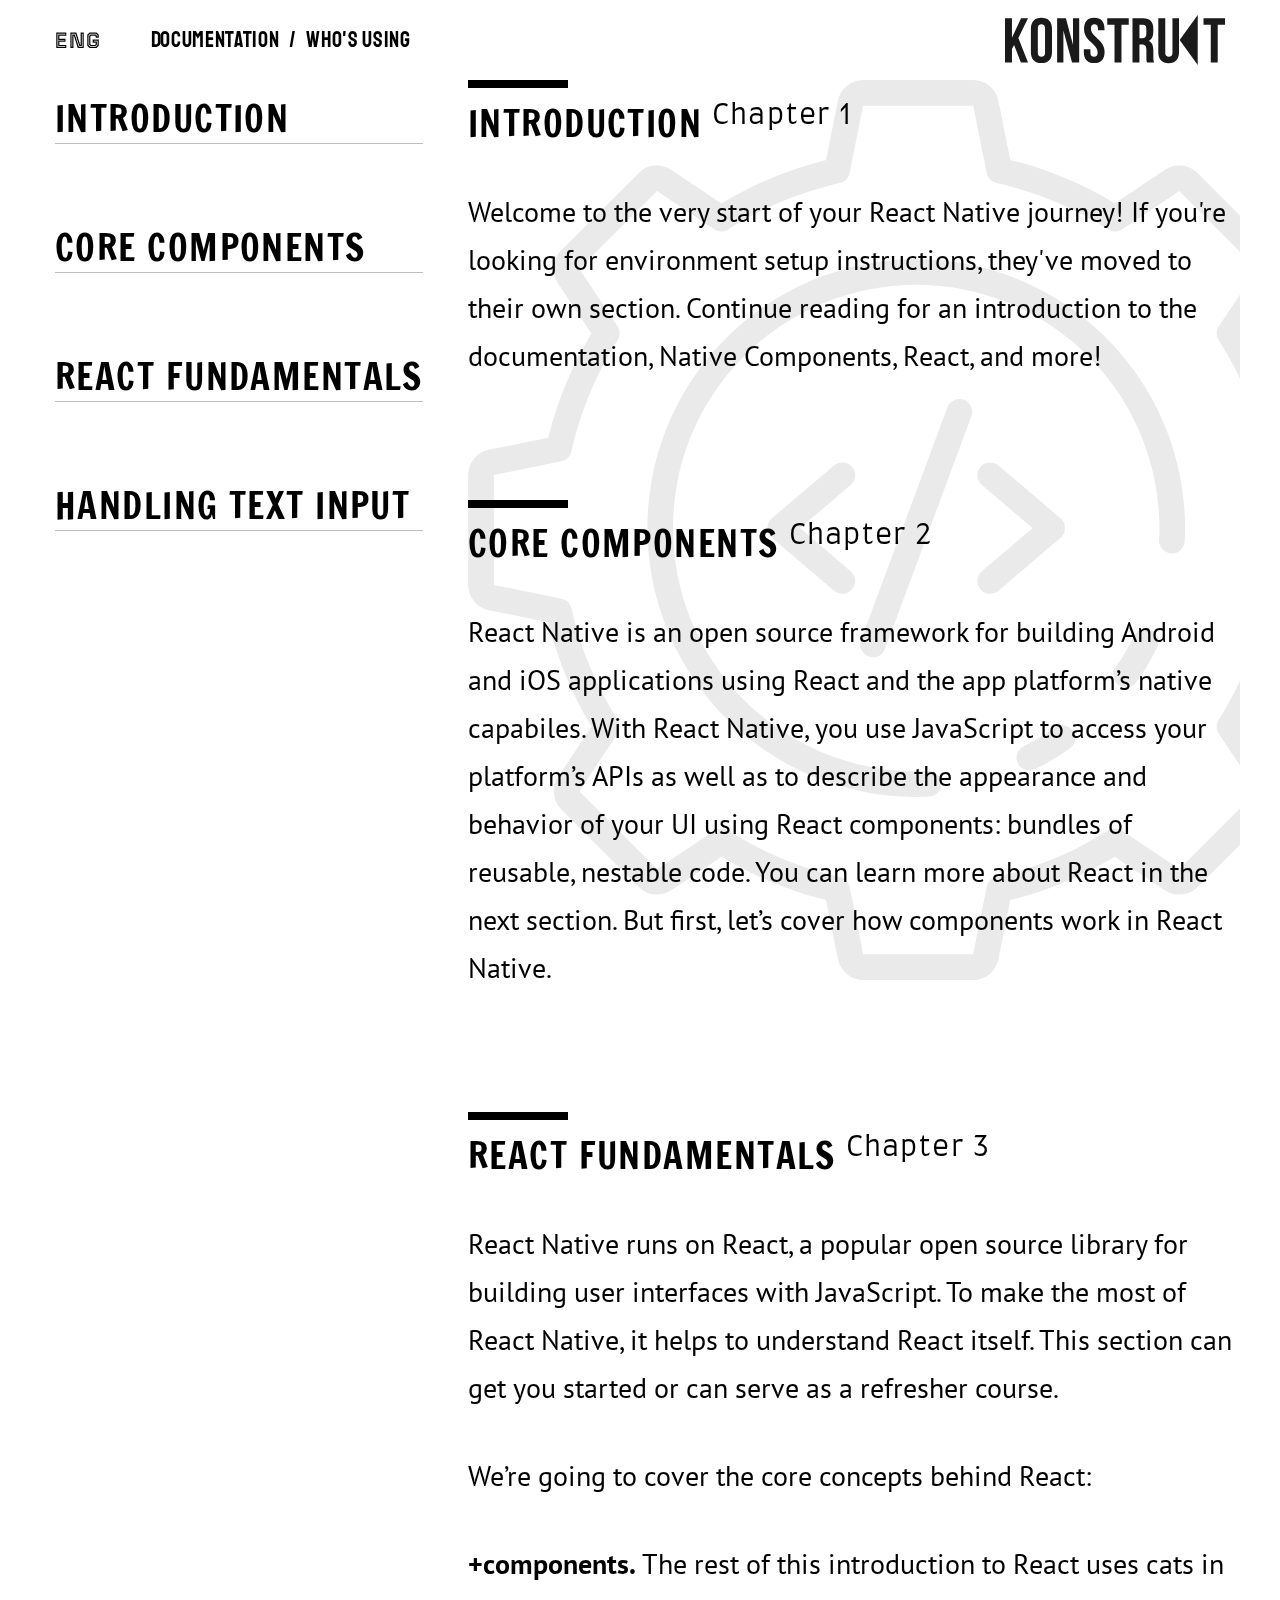
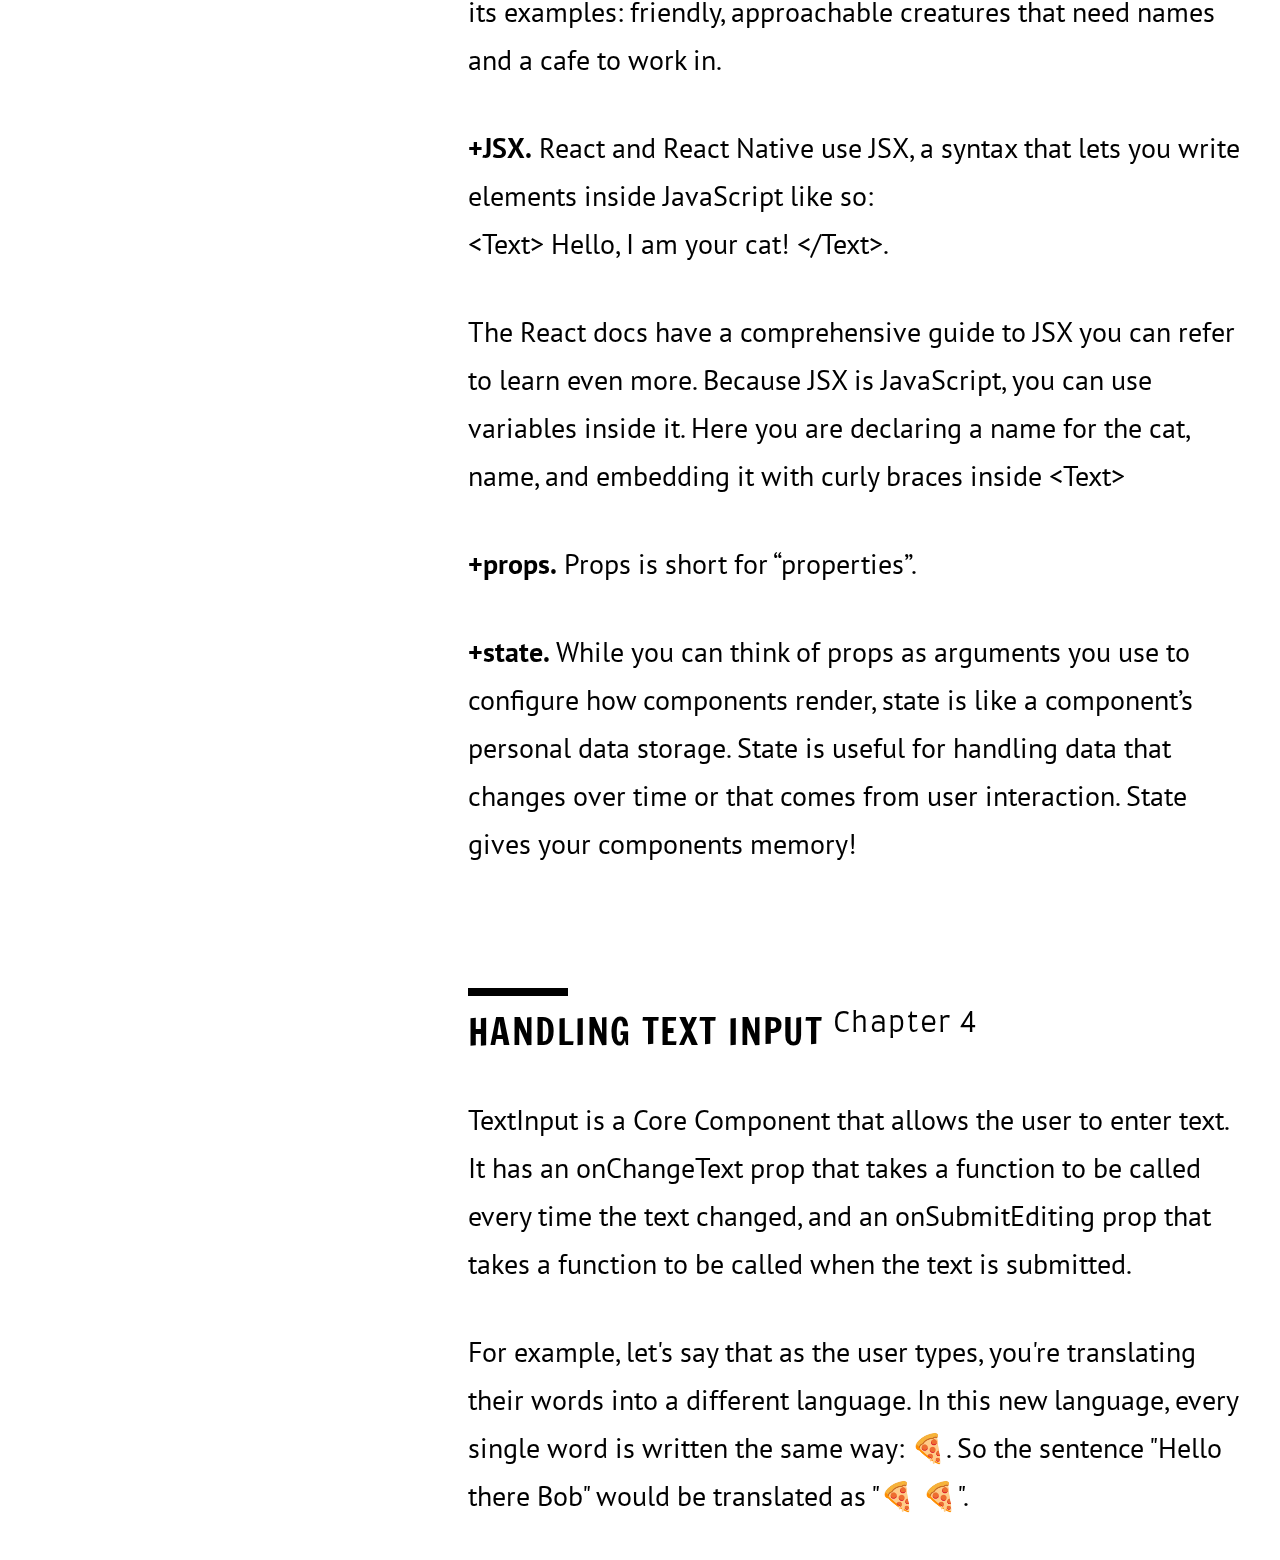
<file: index.html>
<!DOCTYPE html>
<html lang="en">

<head>
    <meta charset="UTF-8">
    <meta name="viewport" content="width=device-width, initial-scale=1.0">
    <link rel="preconnect" href="https://fonts.googleapis.com">
    <link rel="preconnect" href="https://fonts.gstatic.com" crossorigin>
    <link
        href="https://fonts.googleapis.com/css2?family=Farro:wght@300;400;500;700&family=Francois+One&family=PT+Sans:ital,wght@0,400;0,700;1,400;1,700&family=Staatliches&family=Tourney:ital,wght@0,100..900;1,100..900&display=swap"
        rel="stylesheet">
    <link rel="stylesheet" href="style.css">
    <title>Documentation</title>
</head>

<body>
    <header>
        <button>
            eng
        </button>
        <ul>

            <li><a href="index.html">Documentation</a></li>
            <li>/</li>
            <li><a href="using.html">Who's using</a></li>
        </ul>
        <img src="assets/logo.svg" alt="logo">
    </header>

    <main>
        <aside>
            <ul>
                <li>
                    <a href="#introduction">Introduction</a>
                </li>
                <li>
                    <a href="#components">core components</a>
                </li>
                <li>
                    <a href="#fundamentals">react fundamentals</a>
                </li>
                <li>
                    <a href="#handling">handling text input</a>
                </li>
            </ul>
        </aside>

        <section>
            <ul>
                <li id="introduction">
                    <article>
                        <h2>Introduction<sup>Chapter 1</sup></h2>
                        <p>
                            Welcome to the very start of your React Native journey! If you're looking for environment
                            setup
                            instructions, they've moved to their own section. Continue reading for an introduction to
                            the
                            documentation, Native Components, React, and more!
                        </p>
                    </article>
                </li>
                <li id="components">
                    <article>
                        <h2>core components<sup>Chapter 2</sup></h2>
                        <p>
                            React Native is an open source framework for building Android and iOS applications using
                            React
                            and the app platform’s native capabiles. With React Native, you use JavaScript to access
                            your
                            platform’s APIs as well as to describe the appearance and behavior of your UI using React
                            components: bundles of reusable, nestable code. You can learn more about React in the next
                            section. But first, let’s cover how components work in React Native.
                        </p>
                    </article>
                </li>
                <li id="fundamentals">
                    <article>
                        <h2>react fundamentals<sup>Chapter 3</sup></h2>
                        <p>
                            React Native runs on React, a popular open source library for building user interfaces with
                            JavaScript. To make the most of React Native, it helps to understand React itself. This
                            section
                            can get you started or can serve as a refresher course.
                        </p>
                        <p>
                            We’re going to cover the core concepts behind React:
                        </p>
                        <ul>
                            <li>
                                <p><b>components.</b>
                                    The rest of this introduction to React uses cats in its examples: friendly,
                                    approachable
                                    creatures that need names and a cafe to work in.</p>
                            </li>
                            <li>
                                <p>
                                    <b>JSX.</b>
                                    React and React Native use JSX, a syntax that lets you write elements inside
                                    JavaScript
                                    like so: <span>&lt;Text&gt; Hello, I am your cat! &lt;/Text&gt;.</span>
                                </p>
                                <p>
                                    The React docs have a comprehensive guide to JSX you can refer to learn even
                                    more.
                                    Because JSX is JavaScript, you can use variables inside it. Here you are
                                    declaring a
                                    name for the cat, name, and embedding it with curly braces inside <span>&lt;Text&gt;</span>
                                </p>
                            </li>
                            <li>
                                <p>
                                    <b>props.</b>
                                    Props is short for “properties”.
                                </p>
                            </li>
                            <li>
                                <p>
                                    <b>state.</b>
                                    While you can think of props as arguments you use to configure how components
                                    render,
                                    state is like a component’s personal data storage. State is useful for handling
                                    data
                                    that changes over time or that comes from user interaction. State gives your
                                    components
                                    memory!
                                </p>
                            </li>
                        </ul>
                    </article>
                </li>
                <li id="handling">
                    <article>
                        <h2>handling text input<sup>Chapter 4</sup></h2>
                        <p>
                            TextInput is a Core Component that allows the user to enter text. It has an onChangeText
                            prop
                            that takes a function to be called every time the text changed, and an onSubmitEditing prop
                            that
                            takes a function to be called when the text is submitted.
                        </p>
                        <p>
                            For example, let's say that as the user types, you're translating their words into a
                            different
                            language. In this new language, every single word is written the same way: 🍕. So the
                            sentence
                            "Hello there Bob" would be translated as "🍕 🍕".
                        </p>
                    </article>
                </li>
            </ul>
        </section>

    </main>

</body>

</html>
</file>
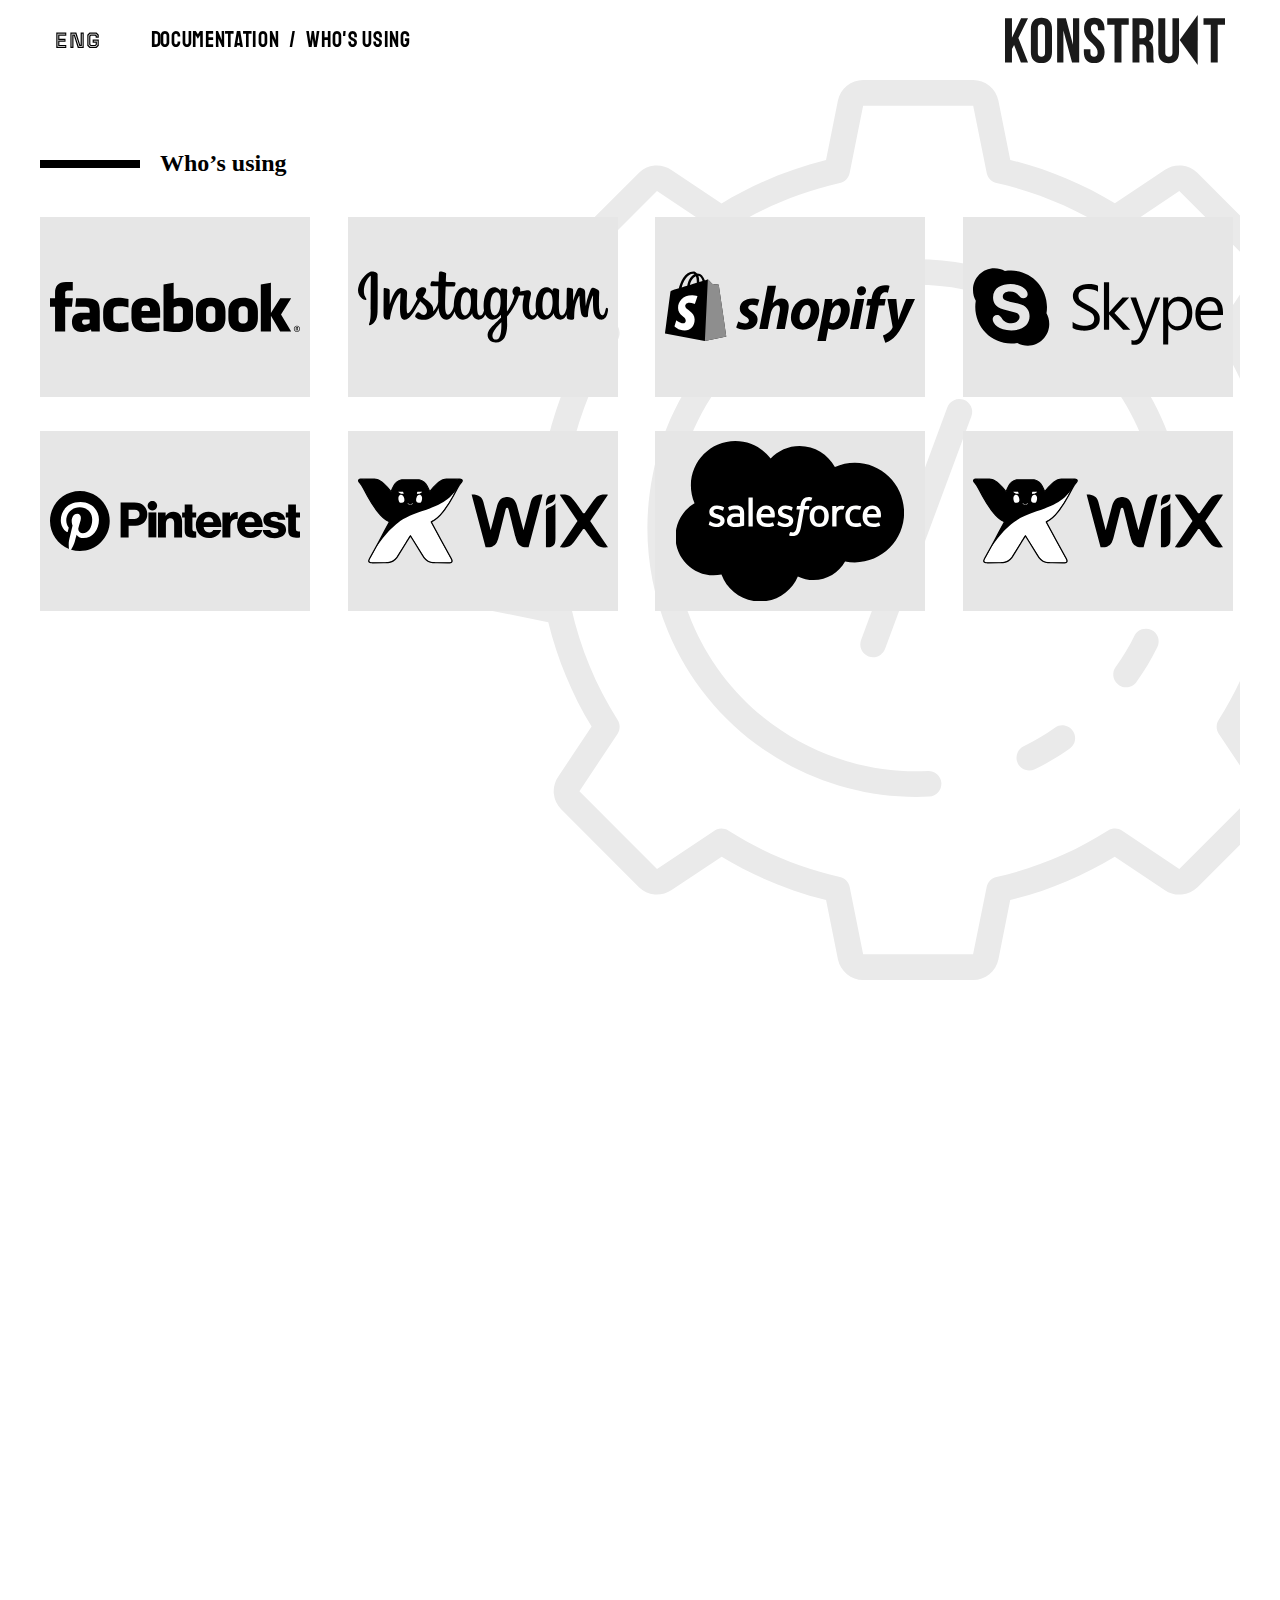
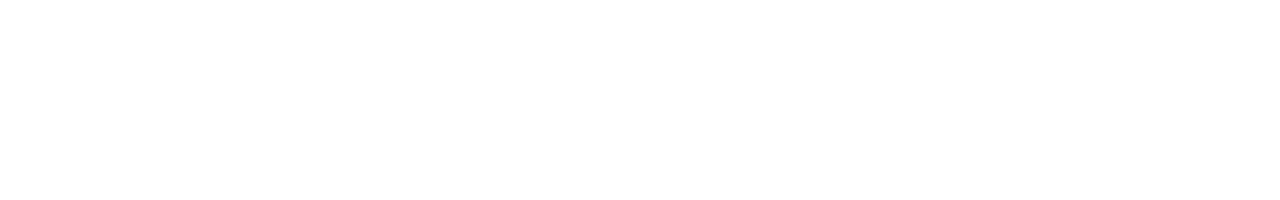
<file: using.html>
<!DOCTYPE html>
<html lang="en">

<head>
    <meta charset="UTF-8">
    <meta name="viewport" content="width=device-width, initial-scale=1.0">
    <link rel="preconnect" href="https://fonts.googleapis.com">
    <link rel="preconnect" href="https://fonts.gstatic.com" crossorigin>
    <link
        href="https://fonts.googleapis.com/css2?family=Farro:wght@300;400;500;700&family=Francois+One&family=PT+Sans:ital,wght@0,400;0,700;1,400;1,700&family=Staatliches&family=Tourney:ital,wght@0,100..900;1,100..900&display=swap"
        rel="stylesheet">
    <link rel="stylesheet" href="style.css">
    <title>Documentation</title>
</head>

<body>
    <header>
        <button>
            eng
        </button>
        <ul>

            <li><a href="index.html">Documentation</a></li>
            <li>/</li>
            <li><a href="using.html">Who's using</a></li>
        </ul>
        <img src="assets/logo.svg" alt="logo">
    </header>
    <main class="using-page">
        <h2>Who’s using</h2>
        <section class="using-links">
            <ul>
                <li>
                    <a href="#">
                        <svg width="200" height="40" viewBox="0 0 200 40" fill="none" xmlns="http://www.w3.org/2000/svg"
                            id="image">
                            <path
                                d="M102.964 19.4275C101.313 19.4275 100.123 19.9747 98.9156 20.5323V33.1472C100.072 33.2585 100.735 33.2585 101.831 33.2585C105.795 33.2585 106.339 31.4242 106.339 28.863V22.838C106.339 20.9466 105.717 19.4275 102.964 19.4275ZM76.64 18.7391C73.8898 18.7391 73.2621 20.2647 73.2621 22.1543V23.2159H80.0141V22.1543C80.0141 20.2647 79.3865 18.7391 76.64 18.7391ZM25.6442 31.8694C25.6442 33.3642 26.3421 34.1406 27.8825 34.1406C29.5348 34.1406 30.5132 33.5962 31.7194 33.0368V30.0444H28.1065C26.3958 30.0444 25.6442 30.3662 25.6442 31.8694ZM128.572 19.4275C125.817 19.4275 124.862 20.9466 124.862 22.838V29.7404C124.862 31.6365 125.817 33.1603 128.572 33.1603C131.319 33.1603 132.281 31.6365 132.281 29.7404V22.838C132.28 20.9466 131.318 19.4275 128.572 19.4275ZM12.144 39.609H4.04615V19.8026H0V12.9779H4.04708V8.87891C4.04708 3.31042 6.33073 0 12.8216 0H18.2257V6.82662H14.8479C12.3208 6.82662 12.1542 7.78074 12.1542 9.56083L12.144 12.9769H18.2628L17.5472 19.8017H12.144V39.609ZM39.8191 39.6604H33.07L32.7784 37.9356C29.6968 39.6605 26.9466 39.9401 25.1323 39.9401C20.1826 39.9401 17.5481 36.5989 17.5481 31.9779C17.5481 26.5264 20.6223 24.5807 26.1218 24.5807H31.7194V23.4021C31.7194 20.6192 31.4037 19.8026 27.1688 19.8026H20.2447L20.9213 12.9779H28.4897C37.7817 12.9779 39.8191 15.9441 39.8191 23.4573V39.6604ZM62.7695 20.3031C58.5697 19.5753 57.3636 19.4154 55.3428 19.4154C51.7132 19.4154 50.6163 20.2245 50.6163 23.3394V29.2316C50.6163 32.3465 51.7132 33.1594 55.3428 33.1594C57.3636 33.1594 58.5697 32.9966 62.7695 32.266V38.9234C59.0909 39.7568 56.6943 39.9757 54.6689 39.9757C45.9749 39.9757 42.5193 35.3557 42.5193 28.6815V23.9007C42.5193 17.2209 45.9749 12.5925 54.6689 12.5925C56.6943 12.5925 59.0909 12.8123 62.7695 13.6495V20.3031ZM88.111 28.6815H73.2612V29.2316C73.2612 32.3465 74.3591 33.1594 77.9877 33.1594C81.2498 33.1594 83.241 32.9966 87.4334 32.266V38.9234C83.39 39.7568 81.2832 39.9757 77.3166 39.9757C68.6217 39.9757 65.1643 35.3557 65.1643 28.6815V23.215C65.1643 17.3752 67.7293 12.5925 76.639 12.5925C85.5487 12.5925 88.111 17.3201 88.111 23.215V28.6815ZM114.435 28.8078C114.435 35.2584 112.61 39.9635 101.557 39.9635C97.5659 39.9635 95.2249 39.609 90.8195 38.9243V2.05042L98.9146 0.685657V13.584C100.664 12.9274 102.928 12.5934 104.989 12.5934C113.085 12.5934 114.434 16.2612 114.434 22.1552V28.8078H114.435ZM140.384 28.9481C140.384 34.5129 138.111 39.9102 128.598 39.9102C119.082 39.9102 116.765 34.5129 116.765 28.9481V23.5751C116.765 18.0076 119.082 12.6093 128.598 12.6093C138.111 12.6093 140.384 18.0076 140.384 23.5751V28.9481ZM166.316 28.9481C166.316 34.5129 164.04 39.9102 154.53 39.9102C145.013 39.9102 142.697 34.5129 142.697 28.9481V23.5751C142.697 18.0076 145.013 12.6093 154.53 12.6093C164.04 12.6093 166.316 18.0076 166.316 23.5751V28.9481ZM192.929 39.609H184.154L176.733 27.0904V39.609H168.635V2.04948L176.733 0.68472V24.8641L184.154 12.9779H192.929L184.827 25.9492L192.929 39.609ZM154.502 19.4275C151.752 19.4275 150.797 20.9466 150.797 22.838V29.7404C150.797 31.6365 151.752 33.1603 154.502 33.1603C157.248 33.1603 158.22 31.6365 158.22 29.7404V22.838C158.22 20.9466 157.248 19.4275 154.502 19.4275ZM197.551 34.9376C198.914 34.9376 200 36.061 200 37.4641C200 38.8887 198.913 40 197.54 40C196.174 40 195.066 38.8887 195.066 37.4641C195.066 36.061 196.174 34.9376 197.54 34.9376H197.551ZM197.54 35.3304C196.442 35.3304 195.543 36.2855 195.543 37.4641C195.543 38.6642 196.443 39.6071 197.551 39.6071C198.66 39.6184 199.545 38.6642 199.545 37.4753C199.545 36.2864 198.66 35.3304 197.551 35.3304H197.54ZM197.075 38.9346H196.63V36.1152C196.864 36.0825 197.086 36.0498 197.419 36.0498C197.841 36.0498 198.117 36.1396 198.287 36.2621C198.45 36.3865 198.538 36.5764 198.538 36.8449C198.538 37.2172 198.296 37.4407 197.997 37.5315V37.553C198.24 37.5988 198.406 37.8214 198.462 38.2358C198.527 38.6745 198.595 38.842 198.638 38.9336H198.173C198.107 38.842 198.039 38.5847 197.984 38.2134C197.919 37.8551 197.739 37.7204 197.384 37.7204H197.076V38.9346H197.075ZM197.075 37.3743H197.397C197.762 37.3743 198.072 37.2387 198.072 36.8898C198.072 36.6428 197.896 36.3968 197.397 36.3968C197.252 36.3968 197.151 36.408 197.075 36.4183V37.3743Z" />
                        </svg>
                    </a>
                </li>
                <li>
                    <a href="#">
                        <svg width="200" height="58" viewBox="0 0 200 58" fill="none" xmlns="http://www.w3.org/2000/svg"
                            id="image">
                            <path
                                d="M10.2957 0.695277C6.22571 2.42977 1.69784 7.27615 0.273336 13.3979C-1.50729 21.1011 5.97134 24.366 6.58184 23.2947C7.29409 22.0193 5.25909 21.6112 4.80121 17.6321C4.24159 12.4796 6.63271 6.66398 9.68521 4.16427C10.2448 3.70514 10.2448 4.36832 10.2448 5.54166C10.2448 7.73528 10.1431 27.1718 10.1431 31.253C10.1431 36.7625 9.93959 38.497 9.53259 40.1805C9.12559 41.915 8.46421 43.0883 8.97296 43.5475C9.53259 44.0576 11.9237 42.8333 13.2973 40.8947C14.9762 38.548 15.5358 35.7933 15.6376 32.7324C15.7393 29.0593 15.7393 23.2437 15.7393 19.9788C15.7393 16.9179 15.7902 8.04137 15.6885 2.68484C15.6376 1.35847 12.0255 -0.0189264 10.2957 0.695277ZM155.646 26.4576C155.493 29.3144 154.882 31.5591 154.119 33.1405C152.593 36.2014 149.439 37.1196 148.116 32.7324C147.404 30.3347 147.353 26.3556 147.862 22.9886C148.37 19.5707 149.897 17.0199 152.339 17.275C154.781 17.5301 155.9 20.642 155.646 26.4576ZM114.691 44.2107C114.64 48.955 113.928 53.1382 112.3 54.3115C110.011 56.046 107.009 54.7197 107.62 51.2507C108.179 48.1898 110.825 45.0269 114.691 41.2008C114.691 41.2518 114.691 42.1191 114.691 44.2107ZM114.03 26.4066C113.877 29.0083 113.216 31.6101 112.504 33.0895C110.977 36.1504 107.823 37.1196 106.5 32.6814C105.585 29.6715 105.839 25.7944 106.246 23.3457C106.806 20.1828 108.23 17.224 110.723 17.224C113.216 17.275 114.386 19.9788 114.03 26.4066ZM90.3221 26.4066C90.1695 29.1614 89.6607 31.457 88.7958 33.1405C87.2187 36.1504 84.1662 37.1196 82.7926 32.7324C81.826 29.5695 82.1312 25.2843 82.5382 22.9376C83.1487 19.4686 84.675 17.0199 87.0152 17.275C89.4572 17.5301 90.6273 20.642 90.3221 26.4066ZM199.093 29.6205C198.482 29.6205 198.228 30.2327 198.024 31.253C197.261 34.824 196.447 35.6402 195.379 35.6402C194.209 35.6402 193.14 33.8547 192.886 30.2837C192.683 27.4779 192.683 22.3254 192.988 17.224C193.039 16.1527 192.733 15.1324 189.935 14.1121C188.714 13.653 186.985 13.0408 186.069 15.1324C183.576 21.1521 182.609 25.8965 182.406 27.835C182.406 27.937 182.253 27.937 182.253 27.733C182.101 26.2025 181.795 23.3457 181.744 17.428C181.744 16.2547 181.49 15.2854 180.218 14.4692C179.404 13.9591 176.911 13.0408 175.996 14.1121C175.232 15.0304 174.317 17.428 173.35 20.2849C172.587 22.6315 172.078 24.213 172.078 24.213C172.078 24.213 172.078 17.9382 172.078 15.5405C172.078 14.6222 171.468 14.3162 171.264 14.2651C170.45 14.0101 168.771 13.602 168.11 13.602C167.245 13.602 167.042 14.0611 167.042 14.7753C167.042 14.8773 166.889 23.0396 166.889 28.7533C166.889 29.0083 166.889 29.2634 166.889 29.5695C166.431 32.2222 164.854 35.7933 163.175 35.7933C161.496 35.7933 160.682 34.3138 160.682 27.4779C160.682 23.4988 160.784 21.7643 160.835 18.9075C160.886 17.275 160.937 15.9996 160.937 15.6935C160.937 14.8263 159.41 14.3672 158.698 14.2141C157.986 14.0611 157.375 13.9591 156.867 14.0101C156.205 14.0611 155.696 14.5202 155.696 15.1324C155.696 15.4895 155.696 16.1017 155.696 16.1017C154.832 14.7243 153.407 13.755 152.44 13.4489C149.897 12.6837 147.251 13.3469 145.216 16.1527C143.639 18.3973 142.672 20.897 142.265 24.5701C142.011 27.2228 142.062 29.9266 142.571 32.2222C141.96 34.773 140.892 35.8443 139.671 35.8443C137.941 35.8443 136.669 32.9875 136.822 28.0391C136.924 24.7741 137.585 22.4785 138.297 19.1625C138.602 17.7341 138.348 17.0199 137.738 16.3057C137.178 15.6425 135.957 15.3364 134.227 15.7446C133.006 16.0506 131.226 16.3567 129.598 16.6118C129.598 16.6118 129.699 16.2037 129.75 15.5405C130.157 11.9185 126.24 12.2246 125.019 13.3979C124.256 14.0611 123.747 14.8773 123.594 16.3567C123.289 18.6524 125.171 19.7747 125.171 19.7747C124.561 22.6315 123.035 26.3046 121.458 29.0083C120.644 30.4367 119.982 31.508 119.168 32.6304C119.168 32.2222 119.168 31.7631 119.168 31.355C119.168 25.3863 119.219 20.693 119.27 19.0095C119.321 17.377 119.372 16.1017 119.372 15.8466C119.372 15.1834 118.965 14.9793 118.202 14.6222C117.489 14.3672 116.675 14.1631 115.81 14.1121C114.742 14.0101 114.081 14.6222 114.081 15.2854C114.081 15.4385 114.081 16.2037 114.081 16.2037C113.216 14.8263 111.791 13.857 110.825 13.5509C108.281 12.7857 105.635 13.4489 103.6 16.2547C102.023 18.4993 100.955 21.6112 100.65 24.6211C100.395 27.4269 100.446 29.8246 100.802 31.8141C100.395 33.8037 99.2252 35.8953 97.9025 35.8953C96.2236 35.8953 95.257 34.4159 95.257 27.5799C95.257 23.6008 95.3587 21.8663 95.4096 19.0095C95.4605 17.377 95.5113 16.1017 95.5113 15.7956C95.5113 14.9283 93.9851 14.4692 93.2728 14.3162C92.5097 14.1631 91.8992 14.0611 91.3905 14.1121C90.7291 14.1631 90.2712 14.7243 90.2712 15.1834V16.2037C89.4063 14.8263 87.9818 13.857 87.0152 13.5509C84.4715 12.7857 81.826 13.4999 79.791 16.2547C78.4682 18.0912 77.3998 20.1318 76.8402 24.5701C76.6876 25.8454 76.6367 27.0698 76.6367 28.1921C76.128 31.406 73.7877 35.1301 71.9053 35.1301C70.7861 35.1301 69.7177 32.9875 69.7177 28.3451C69.7177 22.2234 70.0738 13.4999 70.1756 12.6327C70.1756 12.6327 72.5667 12.5817 73.0246 12.5817C74.1947 12.5817 75.314 12.5817 76.8911 12.5306C77.7051 12.4796 78.4682 9.62282 77.6542 9.26572C77.2981 9.11267 74.6526 8.95963 73.5842 8.95963C72.7193 8.95963 70.2773 8.75557 70.2773 8.75557C70.2773 8.75557 70.4808 2.93992 70.5317 2.32774C70.5826 1.8176 69.9212 1.56252 69.5651 1.40948C68.6493 1.00136 67.8353 0.848321 66.8687 0.644263C65.546 0.389191 64.9355 0.644262 64.7828 1.76658C64.5793 3.50107 64.5285 8.55151 64.5285 8.55151C63.5618 8.55151 60.1532 8.34745 59.1866 8.34745C58.2708 8.34745 57.3042 12.3266 58.5252 12.3266C60.0006 12.3776 62.5443 12.4286 64.2232 12.4796C64.2232 12.4796 64.1723 21.3562 64.1723 24.1109C64.1723 24.417 64.1723 24.6721 64.1723 24.9782C63.2566 29.8246 60.0006 32.4263 60.0006 32.4263C60.7128 29.2124 59.2883 26.8147 56.6937 24.7741C55.7271 24.0089 53.8447 22.5805 51.7588 21.0501C51.7588 21.0501 52.9798 19.8257 54.0482 17.428C54.8113 15.6935 54.8622 13.755 52.9798 13.3469C49.8765 12.6327 47.3327 14.9283 46.5696 17.377C45.9591 19.2646 46.3152 20.642 47.4345 22.1214C47.5362 22.2234 47.5871 22.3254 47.6888 22.4275C46.9766 23.8049 46.01 25.5904 45.196 27.0188C42.9575 30.9469 41.2277 34.0588 39.9558 34.0588C38.9383 34.0588 38.9383 30.8959 38.9383 27.988C38.9383 25.4373 39.1418 21.6112 39.2945 17.6831C39.3453 16.3567 38.684 15.6425 37.6156 14.9793C36.9542 14.5712 35.5297 13.755 34.7157 13.755C33.4947 13.755 29.9335 13.908 26.5757 23.6518C26.1687 24.8762 25.3038 27.1208 25.3038 27.1208L25.3547 15.4385C25.3547 15.1834 25.2021 14.8773 24.8968 14.7243C24.3372 14.4182 22.811 13.806 21.4882 13.806C20.8268 13.806 20.5216 14.1121 20.5216 14.6733L20.4198 32.9365C20.4198 34.3138 20.4707 35.9463 20.5725 36.6605C20.7251 37.3747 20.9286 37.9359 21.183 38.293C21.4373 38.6501 21.7935 38.9052 22.3022 39.0072C22.811 39.1092 25.4565 39.4663 25.6091 38.446C25.7617 37.2217 25.7617 35.8953 27.1862 30.9979C29.3738 23.3457 32.172 19.5706 33.5456 18.2443C33.8 17.9892 34.0543 17.9892 34.0543 18.3973C34.0035 20.0808 33.8 24.264 33.6473 27.835C33.2912 37.3747 35.021 39.1602 37.5138 39.1602C39.3962 39.1602 42.0926 37.2727 44.9416 32.4773C46.7222 29.5185 48.452 26.5596 49.7238 24.468C50.5887 25.2843 51.5553 26.1515 52.522 27.0698C54.7605 29.2124 55.5236 31.253 55.0148 33.1915C54.6587 34.671 53.2342 36.2014 50.6905 34.722C49.9782 34.3138 49.6221 33.9567 48.9098 33.4466C48.5028 33.1915 47.8923 33.0895 47.5362 33.3956C46.5696 34.1098 46.0608 35.0281 45.7556 36.1504C45.4503 37.2217 46.5696 37.8338 47.6888 38.344C48.6555 38.8031 50.7413 39.1602 52.115 39.2112C57.3042 39.3643 61.5268 36.7115 64.4267 29.7225C64.9355 35.7423 67.174 39.1602 70.9896 39.1602C73.5842 39.1602 76.128 35.8443 77.2472 32.5283C77.5525 33.8547 78.0612 35.0281 78.6717 35.9973C81.6225 40.6907 87.3713 39.6704 90.2712 35.6912C91.187 34.4669 91.2887 34.0078 91.2887 34.0078C91.6957 37.7828 94.7482 39.1092 96.478 39.1092C98.4112 39.1092 100.446 38.1909 101.82 35.028C101.972 35.3851 102.176 35.6912 102.379 35.9973C105.33 40.6907 111.079 39.6704 113.979 35.6912C114.132 35.4872 114.233 35.3341 114.335 35.1811L114.437 37.6808C114.437 37.6808 112.809 39.2112 111.791 40.1295C107.314 44.2107 103.957 47.3226 103.702 50.9446C103.397 55.5359 107.111 57.2704 109.96 57.4744C112.961 57.7295 115.505 56.046 117.082 53.7504C118.456 51.7098 119.372 47.3225 119.321 42.9353C119.27 41.2008 119.27 38.9562 119.219 36.6095C120.796 34.773 122.526 32.4773 124.154 29.7736C125.935 26.8147 127.817 22.8866 128.784 19.8257C128.784 19.8257 130.412 19.8257 132.192 19.7237C132.752 19.6727 132.904 19.8257 132.803 20.2338C132.701 20.744 130.564 28.8553 132.497 34.2628C133.82 37.9359 136.771 39.1602 138.501 39.1602C140.536 39.1602 142.52 37.6298 143.537 35.2831C143.639 35.5382 143.792 35.7933 143.944 35.9973C146.895 40.6907 152.644 39.6704 155.544 35.6912C156.205 34.773 156.561 34.0078 156.561 34.0078C157.172 37.9359 160.224 39.1092 161.954 39.1092C163.786 39.1092 165.464 38.344 166.889 35.0791C166.94 36.5585 167.042 37.7318 167.194 38.0889C167.296 38.293 167.805 38.5991 168.161 38.7521C169.84 39.3643 171.519 39.0582 172.129 38.9562C172.587 38.8541 172.892 38.497 172.943 37.6298C173.045 35.2831 172.994 31.304 173.706 28.3451C174.927 23.3967 175.996 21.4582 176.555 20.5399C176.86 20.0298 177.166 19.9277 177.217 20.4889C177.217 21.6112 177.318 24.9782 177.776 29.4675C178.132 32.7834 178.59 34.722 178.946 35.3341C179.964 37.1196 181.185 37.1707 182.202 37.1707C182.864 37.1707 184.186 37.0176 184.034 35.8443C183.983 35.2831 184.085 31.9162 185.255 27.0188C186.018 23.8559 187.29 20.948 187.799 19.9278C187.951 19.5196 188.053 19.8257 188.053 19.9278C187.951 22.1214 187.748 29.2634 188.613 33.1915C189.834 38.497 193.293 39.1092 194.514 39.1092C197.109 39.1092 199.245 37.1196 199.958 31.9162C200.11 30.5898 199.856 29.6205 199.093 29.6205Z" />
                        </svg>
                    </a>
                </li>
                <li>
                    <a href="#">
                        <svg width="200" height="58" viewBox="0 0 200 58" fill="none" xmlns="http://www.w3.org/2000/svg"
                            id="image">
                            <path
                                d="M42.9995 11.3385C42.9668 11.0447 42.7054 10.9141 42.5094 10.9141C42.3133 10.9141 38.033 10.5876 38.033 10.5876C38.033 10.5876 35.0596 7.61683 34.7002 7.32302C34.3734 6.99656 33.7526 7.0945 33.4912 7.15979C33.4586 7.15979 32.8378 7.35567 31.8248 7.68213C30.8119 4.77663 29.0802 2.1323 25.9761 2.1323H25.6821C24.8325 1.02234 23.7216 0.5 22.8067 0.5C15.6184 0.5 12.1549 9.47766 11.0766 14.0481C8.26662 14.9295 6.27348 15.5172 6.04476 15.6151C4.47639 16.1048 4.44372 16.1374 4.24767 17.6065C4.0843 18.7165 0 50.2852 0 50.2852L31.7922 56.2268L49.0442 52.5051C49.0769 52.4398 43.0322 11.6323 42.9995 11.3385ZM30.0604 8.13917C29.2762 8.36769 28.3287 8.66151 27.3811 8.98797V8.40034C27.3811 6.63745 27.1524 5.20103 26.7276 4.05842C28.3614 4.25429 29.3743 6.04982 30.0604 8.13917ZM24.7345 4.41752C25.1593 5.52749 25.4533 7.0945 25.4533 9.24913V9.57559C23.6889 10.1306 21.8265 10.6856 19.8987 11.3058C20.977 7.19243 23.0354 5.16838 24.7345 4.41752ZM22.6433 2.39347C22.9701 2.39347 23.2968 2.52405 23.5582 2.71993C21.2383 3.79725 18.7878 6.50687 17.7749 11.9914C16.2392 12.4811 14.7688 12.9055 13.3638 13.3625C14.5401 9.18384 17.4808 2.39347 22.6433 2.39347Z"/>
                            <path
                                d="M42.5096 10.849C42.3135 10.849 38.0332 10.5225 38.0332 10.5225C38.0332 10.5225 35.0598 7.5517 34.7004 7.25789C34.5697 7.1273 34.4063 7.06201 34.2756 7.06201L31.8904 56.227L49.1425 52.5053C49.1425 52.5053 43.0977 11.6325 43.0651 11.3386C42.9344 11.0448 42.7056 10.9142 42.5096 10.849Z"
                                fill="#8E8E8E"/>
                            <path
                                d="M25.9763 20.3815L23.8851 26.6822C23.8851 26.6822 21.99 25.6702 19.7355 25.6702C16.37 25.6702 16.2066 27.7922 16.2066 28.3145C16.2066 31.1874 23.7217 32.2973 23.7217 39.0551C23.7217 44.3764 20.3563 47.8042 15.8145 47.8042C10.3252 47.8042 7.58057 44.409 7.58057 44.409L9.05092 39.5774C9.05092 39.5774 11.9263 42.0585 14.3442 42.0585C15.9452 42.0585 16.5987 40.8179 16.5987 39.9039C16.5987 36.1496 10.4559 35.9863 10.4559 29.7836C10.4559 24.5929 14.1808 19.5654 21.7286 19.5654C24.5386 19.5327 25.9763 20.3815 25.9763 20.3815Z"
                                fill="white" />
                            <path
                                d="M69.1716 32.2319C67.4399 31.3178 66.5576 30.5017 66.5576 29.4243C66.5576 28.0532 67.7993 27.1718 69.7271 27.1718C71.9816 27.1718 73.9747 28.0859 73.9747 28.0859L75.5431 23.2869C75.5431 23.2869 74.1054 22.1769 69.8578 22.1769C63.9437 22.1769 59.8267 25.5721 59.8267 30.3384C59.8267 33.0481 61.7545 35.1048 64.3031 36.5738C66.3943 37.7164 67.1131 38.5652 67.1131 39.8058C67.1131 41.079 66.0675 42.1237 64.1397 42.1237C61.2971 42.1237 58.5851 40.6546 58.5851 40.6546L56.9187 45.4536C56.9187 45.4536 59.402 47.1185 63.5843 47.1185C69.6617 47.1185 74.0728 44.1151 74.0728 38.7285C74.0074 35.7903 71.8182 33.7663 69.1716 32.2319ZM93.416 22.1116C90.41 22.1116 88.0574 23.5481 86.2603 25.7027L86.195 25.6701L88.8089 12.0893H82.0453L75.4451 46.6941H82.2087L84.4632 34.8762C85.3454 30.4037 87.6653 27.6288 89.8218 27.6288C91.3575 27.6288 91.9457 28.6735 91.9457 30.1426C91.9457 31.0567 91.8803 32.2319 91.6516 33.146L89.103 46.6941H95.8666L98.5132 32.7216C98.8073 31.2525 99.0033 29.4896 99.0033 28.2817C98.9707 24.3969 96.9775 22.1116 93.416 22.1116ZM114.295 22.1116C106.126 22.1116 100.735 29.457 100.735 37.6512C100.735 42.8745 103.97 47.1185 110.047 47.1185C118.053 47.1185 123.444 39.969 123.444 31.579C123.476 26.7147 120.666 22.1116 114.295 22.1116ZM110.962 41.9604C108.642 41.9604 107.695 40.0017 107.695 37.5206C107.695 33.6357 109.688 27.335 113.38 27.335C115.765 27.335 116.582 29.4243 116.582 31.4158C116.582 35.5618 114.524 41.9604 110.962 41.9604ZM140.794 22.1116C136.219 22.1116 133.638 26.1597 133.638 26.1597H133.573L133.965 22.536H127.953C127.659 24.9845 127.103 28.7388 126.581 31.5137L121.908 56.292H128.672L130.567 46.2697H130.73C130.73 46.2697 132.135 47.1511 134.684 47.1511C142.656 47.1511 147.852 38.9896 147.852 30.7628C147.819 26.1924 145.76 22.1116 140.794 22.1116ZM134.324 42.0257C132.56 42.0257 131.514 41.0137 131.514 41.0137L132.625 34.713C133.409 30.469 135.631 27.6941 137.984 27.6941C140.075 27.6941 140.696 29.6202 140.696 31.4158C140.729 35.7903 138.115 42.0257 134.324 42.0257ZM157.491 12.4158C155.334 12.4158 153.602 14.146 153.602 16.3333C153.602 18.3247 154.877 19.7285 156.804 19.7285H156.87C158.994 19.7285 160.791 18.292 160.823 15.8109C160.856 13.8195 159.516 12.4158 157.491 12.4158ZM148.015 46.6615H154.779L159.353 22.634H152.557L148.015 46.6615ZM176.605 22.6013H171.9L172.129 21.4914C172.521 19.1735 173.893 17.1494 176.18 17.1494C177.389 17.1494 178.337 17.5085 178.337 17.5085L179.644 12.1872C179.644 12.1872 178.5 11.5996 175.952 11.5996C173.566 11.5996 171.148 12.2852 169.319 13.8522C166.999 15.8109 165.921 18.6512 165.398 21.524L165.202 22.634H162.032L161.019 27.7594H164.189L160.595 46.6941H167.358L170.952 27.7594H175.625L176.605 22.6013ZM192.91 22.634C192.91 22.634 188.662 33.3092 186.799 39.1529H186.734C186.603 37.2594 185.068 22.634 185.068 22.634H177.945L182.029 44.6374C182.094 45.1271 182.062 45.4209 181.866 45.7474C181.081 47.2817 179.742 48.7508 178.173 49.8281C176.899 50.7422 175.461 51.3625 174.318 51.7542L176.213 57.5C177.585 57.2061 180.461 56.0635 182.846 53.8109C185.917 50.9381 188.793 46.4656 191.733 40.3934L200 22.6013H192.91V22.634Z"/>
                        </svg>
                    </a>

                </li>
                <li>
                    <a href="#">
                        <svg width="200" height="62" viewBox="0 0 200 62" fill="none" xmlns="http://www.w3.org/2000/svg"
                            id="image">
                            <path
                                d="M79.6973 47.8257V42.829C80.3033 43.3389 80.9094 43.7468 81.7175 44.1547C82.5255 44.5625 83.3336 44.8685 84.2427 45.1744C85.1518 45.4803 85.9599 45.6843 86.869 45.7862C87.7781 45.8882 88.5862 45.9902 89.2932 45.9902C91.8185 45.9902 93.7377 45.4803 95.0508 44.5625C96.3639 43.6448 96.97 42.2172 96.97 40.3816C96.97 39.3619 96.768 38.5461 96.3639 37.8323C95.9599 37.1185 95.3538 36.4046 94.6468 35.8948C93.9397 35.2829 93.0306 34.7731 92.0205 34.1612C91.0104 33.6514 89.8993 33.0395 88.7882 32.4277C87.5761 31.8158 86.3639 31.102 85.3538 30.4902C84.2427 29.8783 83.3336 29.1645 82.5256 28.3487C81.7175 27.5329 81.1114 26.7171 80.6064 25.6974C80.1013 24.6777 79.8993 23.556 79.8993 22.2303C79.8993 20.5987 80.3033 19.1711 81.0104 17.9474C81.7175 16.7237 82.6266 15.704 83.8387 14.9902C84.9498 14.1744 86.2629 13.6645 87.7781 13.2566C89.2932 12.8487 90.8084 12.6448 92.3235 12.6448C95.8589 12.6448 98.3841 13.0527 100 13.9704V18.7632C97.8791 17.3356 95.2528 16.5198 91.9195 16.5198C91.0104 16.5198 90.1013 16.6218 89.1922 16.8257C88.2831 17.0296 87.475 17.3356 86.768 17.7435C86.0609 18.1514 85.4548 18.7632 85.0508 19.477C84.6468 20.1908 84.3437 21.0066 84.3437 22.0264C84.3437 22.9441 84.5458 23.7599 84.8488 24.3718C85.1518 25.0856 85.6569 25.6974 86.3639 26.2073C87.071 26.7171 87.8791 27.329 88.7882 27.8389C89.6973 28.3487 90.8084 28.9606 92.0205 29.5724C93.3336 30.1843 94.5458 30.8981 95.6569 31.6119C96.768 32.3257 97.7781 33.1415 98.6872 33.9573C99.5963 34.7731 100.202 35.7928 100.707 36.8125C101.212 37.8323 101.414 39.056 101.414 40.3816C101.414 42.1152 101.111 43.6448 100.404 44.8685C99.6973 46.0922 98.7882 47.1119 97.6771 47.8257C96.465 48.6415 95.1518 49.1514 93.6367 49.4573C92.1215 49.7632 90.5054 49.9672 88.7882 49.9672C88.1821 49.9672 87.5761 49.9672 86.667 49.8652C85.8589 49.7632 84.9498 49.6612 84.1417 49.4573C83.3336 49.2533 82.4245 49.0494 81.7175 48.8454C80.7074 48.4375 80.1013 48.1316 79.6973 47.8257Z"
                                />
                            <path
                                d="M125.858 49.2533H120.101L108.989 36.9145H108.888V49.2533H104.747V11.1151H108.888V35.2829H108.989L119.596 23.4539H124.949L113.131 35.8947L125.858 49.2533Z"
                                />
                            <path
                                d="M149.798 23.454L138.182 53.3323C136.06 58.635 133.131 61.2863 129.394 61.2863C128.384 61.2863 127.475 61.1843 126.768 60.9803V57.3093C127.677 57.6152 128.485 57.7172 129.192 57.7172C131.212 57.7172 132.727 56.4935 133.838 54.0461L135.858 49.1514L125.959 23.454H130.505L137.374 43.2369C137.475 43.4409 137.677 44.1547 137.879 45.1744H137.98C138.081 44.7665 138.182 44.1547 138.485 43.2369L145.656 23.3521H149.798V23.454Z"
                                />
                            <path
                                d="M156.161 35.181V38.7501C156.161 40.8915 156.869 42.727 158.182 44.1547C159.596 45.6843 161.313 46.3981 163.333 46.3981C165.757 46.3981 167.677 45.4803 169.091 43.5428C170.505 41.6053 171.212 38.954 171.212 35.5889C171.212 32.7336 170.606 30.4902 169.293 28.8586C167.98 27.227 166.263 26.4112 164.04 26.4112C161.717 26.4112 159.798 27.227 158.384 28.9606C156.869 30.4902 156.161 32.6316 156.161 35.181ZM156.263 45.4803L156.161 61.0823H152.121V23.454H156.161V27.9408H156.263C158.283 24.4737 161.212 22.8422 165.05 22.8422C168.283 22.8422 170.909 23.9639 172.727 26.3093C174.545 28.6547 175.454 31.7139 175.454 35.5889C175.454 39.8718 174.444 43.3389 172.323 45.8882C170.303 48.4376 167.475 49.7632 163.838 49.7632C160.606 49.8652 157.98 48.4376 156.263 45.4803Z"
                                />
                            <path
                                d="M195.859 33.9573C195.859 31.6119 195.253 29.6744 194.142 28.3487C193.03 27.023 191.515 26.4112 189.495 26.4112C187.576 26.4112 185.96 27.125 184.647 28.4507C183.333 29.8783 182.525 31.6119 182.121 33.9573H195.859ZM200 37.4244H182.121C182.222 40.2796 182.929 42.523 184.445 44.0527C185.859 45.5823 187.879 46.398 190.404 46.398C193.232 46.398 195.859 45.4803 198.283 43.5428V47.4178C196.061 49.0494 193.131 49.8652 189.394 49.8652C185.859 49.8652 183.03 48.7434 180.909 46.398C178.889 44.0527 177.879 40.7895 177.879 36.5066C177.879 32.5296 178.99 29.2665 181.212 26.7171C183.434 24.1678 186.263 22.9441 189.596 22.9441C192.929 22.9441 195.455 24.0658 197.273 26.2072C199.091 28.3487 200 31.4079 200 35.2829V37.4244Z"
                                />
                            <path
                                d="M30.6061 49.7632C20.404 49.7632 15.7576 44.5625 15.7576 40.6875C15.7576 38.75 17.2727 37.3224 19.2929 37.3224C23.6364 37.3224 22.5252 43.9507 30.7071 43.9507C34.8485 43.9507 37.2727 41.4013 37.2727 39.0559C37.2727 37.6283 36.4646 35.9967 33.7374 35.3849L24.6465 33.0395C17.3737 31.204 16.0606 27.023 16.0606 23.25C16.0606 15.398 23.2323 12.5428 30 12.5428C36.2626 12.5428 43.7374 16.0099 43.7374 20.8026C43.7374 22.8421 42.0202 23.9638 40.101 23.9638C36.3636 23.9638 36.9697 18.6612 29.4949 18.6612C25.7576 18.6612 23.8384 20.3947 23.8384 22.8421C23.8384 25.2895 26.7677 26.1053 29.2929 26.7171L35.9596 28.2467C43.3333 29.8783 45.2525 34.2632 45.2525 38.4441C45.2525 44.7664 40.303 49.7632 30.6061 49.7632ZM58.7879 36.0987C59.0909 34.4671 59.1919 32.7336 59.1919 31C59.1919 14.8882 46.3636 1.83553 30.505 1.83553C28.7879 1.83553 27.1717 1.9375 25.5555 2.24342C23.0303 0.81579 20.202 0 17.0707 0C7.67676 0 0 7.75 0 17.3355C0 20.4967 0.80808 23.352 2.22222 25.9013C1.91919 27.5329 1.81818 29.2664 1.81818 31C1.81818 47.1118 14.6465 60.1645 30.505 60.1645C32.2222 60.1645 33.8384 60.0625 35.4545 59.7566C37.9798 61.1842 40.8081 62 43.9394 62C53.3333 62 61.0101 54.25 61.0101 44.6645C61.0101 41.6053 60.202 38.648 58.7879 36.0987Z"
                                />
                        </svg>
                    </a>
                </li>
                <li>
                    <a href="#">
                        <svg width="200" height="48" viewBox="0 0 200 48" fill="none" xmlns="http://www.w3.org/2000/svg"
                            id="image">
                            <path d="M78.7437 17.1366H85.0737V37.1036H78.7437V17.1366Z"  />
                            <path
                                d="M86.3953 17.1366H92.4922V19.8664H92.6086C94.0844 17.7215 95.9872 16.5517 98.7446 16.5517C103.094 16.5517 105.657 19.6715 105.657 24.1173V37.1036H99.327V25.4043C99.327 23.2983 98.2785 21.8552 96.2203 21.8552C94.1234 21.8552 92.7252 23.6103 92.7252 26.0671V37.1036H86.3953V17.1366Z"
                                />
                            <path
                                d="M85.7054 11.7945C85.7054 9.6885 84.0053 7.98144 81.9084 7.98144C79.8114 7.98144 78.1113 9.6885 78.1113 11.7945C78.1113 13.9004 79.8114 15.6074 81.9084 15.6074C84.0053 15.6074 85.7054 13.9004 85.7054 11.7945Z"
                                />
                            <path
                                d="M150.177 16.8481C149.996 16.8318 149.789 16.8245 149.547 16.8245C147.139 16.8245 145.508 17.8774 144.11 20.2563H143.993V17.1365H137.935V37.1034H144.265V28.1339C144.265 23.9779 146.557 22.0521 150.177 22.3881V16.8481Z"
                                />
                            <path
                                d="M181.24 24.5072C178.716 24.0393 176.464 23.8444 176.464 22.4405C176.464 21.1924 177.668 20.6075 179.221 20.6075C180.968 20.6075 182.172 21.1534 182.405 22.9475H188.23C187.92 19.0087 184.891 16.5517 179.26 16.5517C174.561 16.5517 170.677 18.7356 170.677 22.9475C170.677 27.627 174.367 28.563 177.823 29.1481C180.464 29.6161 182.871 29.8111 182.871 31.6049C182.871 32.8919 181.667 33.5939 179.765 33.5939C177.856 33.5939 176.593 32.7828 176.206 31.1371H170.174C170.618 35.2417 174.206 37.7277 179.803 37.7277C185.007 37.7277 188.852 35.4658 188.852 31.0981C188.852 25.9892 184.735 25.0922 181.24 24.5072Z"
                                />
                            <path
                                d="M159.996 21.0754C162.054 21.0754 163.53 22.5963 163.763 24.9754H155.919C156.346 22.5963 157.589 21.0754 159.996 21.0754ZM160.346 33.1257C157.744 33.1257 156.268 31.4489 155.88 28.758H170.171C170.21 24.7023 169.045 21.2314 166.676 19.0476C164.967 17.4877 162.715 16.5517 159.879 16.5517C153.821 16.5517 149.666 21.1143 149.666 27.0812C149.666 33.1257 153.705 37.6887 160.268 37.6887C162.792 37.6887 164.812 37.0257 166.481 35.8558C168.229 34.6468 169.394 32.9309 169.821 31.1371H163.647C163.103 32.385 162.016 33.1257 160.346 33.1257Z"
                                 />
                            <path
                                d="M200 32.3952C199.707 32.4068 199.313 32.4239 198.951 32.4239C197.592 32.4239 196.738 32.0338 196.738 30.4739V21.1143H200V17.1365H196.738V10.8188H190.563V17.1365H188.62V21.1143H190.563V31.8388C190.563 36.1288 193.204 37.3375 196.893 37.3375C198.301 37.3375 199.365 37.2317 200 37.1071V32.3952Z"
                                />
                            <path
                                d="M116.961 32.4042C116.709 32.4141 116.417 32.4239 116.145 32.4239C114.786 32.4239 113.931 32.0338 113.931 30.4739V21.1143H116.961V17.1365H113.931V10.8188H107.757V17.1365H105.698V21.1143H107.757V31.8388C107.757 36.1288 110.397 37.3375 114.087 37.3375C115.335 37.3375 116.312 37.2541 116.961 37.1485V32.4042Z"
                                />
                            <path
                                d="M130.749 24.9754C130.516 22.5965 129.04 21.0753 126.982 21.0753C124.574 21.0753 123.332 22.5965 122.904 24.9754H130.749ZM116.652 27.0812C116.652 21.1145 120.807 16.5518 126.865 16.5518C129.7 16.5518 131.953 17.4877 133.661 19.0476C136.03 21.2316 137.195 24.7023 137.156 28.7582H122.866C123.254 31.4489 124.729 33.1259 127.332 33.1259C129.001 33.1259 130.089 32.385 130.632 31.1371H136.807C136.38 32.9309 135.215 34.6468 133.467 35.8559C131.797 37.0257 129.778 37.6887 127.254 37.6887C120.691 37.6887 116.652 33.1259 116.652 27.0812Z"
                                 />
                            <path
                                d="M67.7506 22.3234C70.236 22.3234 71.634 20.8414 71.634 18.6183C71.634 16.3957 70.197 15.0307 67.7506 15.0307H62.896V22.3234H67.7506ZM56.4875 9.21999H67.4798C70.8582 9.21999 73.3437 10.1559 75.0524 11.7939C76.8388 13.4706 77.8485 15.8497 77.8485 18.6575C77.8485 24.0002 74.1592 27.7832 68.4505 27.7832H62.896V37.1036H56.4875V9.21999Z"
                                />
                            <path
                                d="M47.7981 24.0001C47.7981 37.2548 37.0981 48 23.8992 48C10.7002 48 0.000244141 37.2548 0.000244141 24.0001C0.000244141 10.7451 10.7002 0.000148773 23.8992 0.000148773C37.0981 0.000148773 47.7981 10.7451 47.7981 24.0001Z"
                                fill="white" />
                            <path
                                d="M23.8989 -9.53674e-05C10.7 -9.53674e-05 0 10.7451 0 23.9998C0 34.1674 6.29935 42.8593 15.1895 46.3562C14.9807 44.4574 14.7919 41.5371 15.2724 39.4641C15.7067 37.591 18.0748 27.5345 18.0748 27.5345C18.0748 27.5345 17.36 26.0968 17.36 23.9713C17.36 20.6341 19.2861 18.1427 21.6844 18.1427C23.7234 18.1427 24.7082 19.68 24.7082 21.5233C24.7082 23.5826 23.4027 26.6612 22.729 29.5143C22.1659 31.903 23.9218 33.8511 26.268 33.8511C30.5156 33.8511 33.7808 29.3533 33.7808 22.8609C33.7808 17.1145 29.6691 13.0969 23.798 13.0969C16.998 13.0969 13.0066 18.2188 13.0066 23.5121C13.0066 25.5749 13.7978 27.7868 14.7852 28.9892C14.9805 29.2268 15.0091 29.435 14.9509 29.6776C14.7695 30.4356 14.3664 32.0657 14.2872 32.3994C14.183 32.8387 13.9408 32.9319 13.4879 32.7202C10.5031 31.325 8.63689 26.9426 8.63689 23.4226C8.63689 15.8519 14.1144 8.89915 24.4279 8.89915C32.7184 8.89915 39.1612 14.8318 39.1612 22.7604C39.1612 31.0317 33.9679 37.6884 26.7597 37.6884C24.338 37.6884 22.0613 36.4249 21.282 34.9325C21.282 34.9325 20.0837 39.5148 19.7931 40.6378C19.2536 42.7224 17.7971 45.3354 16.8228 46.9295C19.0589 47.6248 21.4352 47.9998 23.8989 47.9998C37.0981 47.9998 47.798 37.2546 47.798 23.9998C47.798 10.7451 37.0981 -9.53674e-05 23.8989 -9.53674e-05Z" />
                        </svg>
                    </a>

                </li>
                <li>
                    <a href="#">
                        <svg width="200" height="68" viewBox="0 0 200 68" fill="none" xmlns="http://www.w3.org/2000/svg"
                            id="image">
                            <path
                                d="M74.3706 0.498852C73.1183 0.498852 71.8703 0.494658 70.6181 0.494658C67.6515 0.48837 64.9138 2.75203 62.8233 4.54619C60.8189 6.35921 58.9952 8.35668 57.3711 10.5155C56.7618 8.89116 56.0264 7.31498 55.1713 5.79959C54.6307 4.68744 53.8598 3.70233 52.9095 2.90928C51.9591 2.11624 50.851 1.53328 49.6582 1.19891C48.4232 1.03165 47.1745 0.988813 45.931 1.07105C44.8847 1.06686 41.9117 1.07105 41.9117 1.07105C41.9117 1.07105 38.9345 1.06686 37.8903 1.07105C36.6468 0.988813 35.398 1.03165 34.1631 1.19891C32.9703 1.53328 31.8622 2.11624 30.9118 2.90928C29.9615 3.70233 29.1906 4.68744 28.65 5.79959C27.8007 7.31192 27.0708 8.88798 26.467 10.5134C24.8429 8.35459 23.0171 6.35712 21.0148 4.54409C18.9201 2.74993 16.1866 0.486275 13.2158 0.492563L9.46333 0.496755C7.67605 0.49955 5.89017 0.502344 4.10569 0.505138C2.80305 0.511426 -0.0753674 0.169782 0.605368 2.28253C0.77345 2.79395 1.35334 3.25297 1.6832 3.67845L2.76103 5.18127L4.27377 7.71322L7.59341 14.0221C10.0816 18.6326 12.9607 23.0222 16.1992 27.143C18.6427 30.1528 21.5926 33.192 25.2442 34.6843C22.4876 39.7943 19.7381 44.9085 16.9955 50.0269L9.36878 63.8394C8.94459 64.505 8.6727 65.2557 8.57249 66.0381C8.57459 67.4508 10.6777 67.4927 11.682 67.499L14.9386 67.4654C16.8253 67.4445 18.7121 67.4235 20.5988 67.4025L23.9605 67.3271C25.3591 67.2046 26.7153 66.7846 27.9377 66.0955C29.1601 65.4065 30.2204 64.4642 31.0472 63.3322C31.5893 62.5776 36.6612 54.2775 38.716 50.924L41.9243 45.8601L45.1305 50.924L52.7993 63.3322C53.6261 64.4642 54.6864 65.4065 55.9088 66.0955C57.1312 66.7846 58.4874 67.2046 59.886 67.3271C60.9996 67.4319 62.1341 67.39 63.2477 67.4025C65.133 67.4207 67.0198 67.4417 68.9079 67.4654L72.1645 67.499C73.1688 67.4927 75.274 67.4508 75.274 66.0381C75.1753 65.2542 74.9021 64.5038 74.4756 63.8373L74.1184 63.2043L66.8552 50.0269C64.1042 44.9127 61.3519 39.7985 58.5981 34.6843C62.2539 33.1899 65.2017 30.1528 67.6452 27.143C70.8849 23.0223 73.7655 18.6333 76.2531 14.0221L79.5769 7.71322L81.0897 5.18127C81.4258 4.66356 81.783 4.16053 82.1654 3.67845C82.5961 3.27183 82.9596 2.79814 83.2453 2.28253C83.9261 0.169782 81.0477 0.511426 79.7471 0.505138C77.957 0.502344 76.1691 0.49955 74.3832 0.496755L74.3706 0.498852Z"
                                fill="black" />
                            <path
                                d="M48.1077 12.2637L48.6792 12.1673C48.9429 12.1119 49.202 12.0369 49.4545 11.9431C49.9705 11.7637 50.4496 11.4924 50.8685 11.1424C51.0568 11.0085 51.2161 10.8381 51.337 10.6415C49.6814 10.6729 48.4481 10.6624 47.6329 10.5995C47.4102 10.566 47.2484 11.1382 47.1433 12.2763C47.1328 12.3644 47.6686 12.3078 48.1098 12.247L48.1077 12.2637ZM39.7666 19.9455C39.7456 19.9665 39.7351 20 39.7351 20.0294C39.7351 20.0587 39.7561 20.1006 39.7813 20.1237C39.8591 20.197 39.9452 20.262 40.0335 20.3207C40.5587 20.6686 41.1743 20.8489 41.8025 20.8405C42.4329 20.8519 43.0518 20.6705 43.5758 20.3207C43.6688 20.2616 43.7573 20.1958 43.8405 20.1237C43.9036 20.0713 43.933 19.9895 43.8867 19.9141C43.8279 19.8554 43.7355 19.8554 43.6766 19.9099L43.4392 20.088H43.4371C42.9504 20.3987 42.3846 20.5638 41.8067 20.5638C41.2289 20.5638 40.6631 20.3987 40.1763 20.088H40.1721C40.0947 20.0328 40.0203 19.9733 39.9494 19.9099C39.9242 19.8889 39.8906 19.8763 39.8549 19.8784C39.8191 19.8805 39.7876 19.8994 39.7666 19.9204V19.9455ZM47.0236 18.864C47.0171 18.8504 47.0114 18.8364 47.0068 18.8221C47.011 18.8367 47.0173 18.8514 47.0278 18.864H47.0236ZM50.9252 14.2444C50.7808 13.9244 50.5644 13.6418 50.2928 13.4186C49.5364 12.8527 48.4859 12.8946 47.7779 13.5234C47.4793 13.8264 47.2393 14.1817 47.0698 14.5714C46.6451 15.4793 46.4366 16.4728 46.4605 17.4744C46.4804 17.9319 46.6577 18.3686 46.9627 18.711C47.364 19.0763 47.869 19.3084 48.4082 19.3754C48.9397 19.5347 49.5091 19.5116 50.0218 19.3062C50.533 18.9331 50.8752 18.3732 50.9735 17.7489C51.2108 17.0173 51.3147 16.2492 51.2803 15.4811C51.2372 15.044 51.1163 14.6181 50.9231 14.2235L50.9252 14.2444Z"
                                fill="white" />
                            <path
                                d="M49.0887 16.0886C49.3505 15.9896 49.6205 15.9139 49.8955 15.8623C49.3073 15.9042 49.0005 15.6673 48.9459 15.1538L48.8366 14.1058C48.8576 14.5711 48.7673 15.0344 48.5761 15.4577C48.508 15.5752 48.4102 15.6728 48.2925 15.7407L47.9416 15.8518C47.8122 15.8982 47.6773 15.9278 47.5403 15.9398C48.1832 15.8832 48.5278 16.0446 48.5845 16.4009L48.7946 17.4175C48.8051 16.621 48.9144 16.1913 49.1098 16.1096L49.0887 16.0886ZM49.8934 17.6774L49.8304 17.0171C49.8409 17.3043 49.7884 17.5894 49.677 17.8555C49.6287 17.9289 49.5657 17.9897 49.4669 18.0337L49.261 18.0966C49.177 18.1238 49.093 18.1427 49.0089 18.1511C49.3997 18.1175 49.6392 18.214 49.6392 18.434L49.7506 19.0544C49.7506 18.564 49.8136 18.3062 49.946 18.258C50.1042 18.1928 50.269 18.145 50.4376 18.1154C50.0762 18.1364 49.8829 17.9855 49.8493 17.6962"
                                fill="white" />
                            <path
                                d="M36.4302 12.2929C36.3167 11.1359 36.1571 10.5637 35.9385 10.6161C35.0981 10.679 33.89 10.6895 32.2302 10.658C32.3514 10.8538 32.5099 11.024 32.6967 11.159C33.1161 11.5082 33.595 11.7794 34.1106 11.9596C34.3627 12.0525 34.6211 12.1275 34.8838 12.1839C34.9385 12.1965 35.178 12.2405 35.4553 12.2803C35.8755 12.3432 36.4323 12.3998 36.4281 12.3096L36.4302 12.2929ZM36.5605 18.8868L36.5773 18.8449C36.5731 18.8596 36.5689 18.8722 36.5626 18.8868H36.5605ZM32.308 15.506C32.2717 16.2743 32.3757 17.0427 32.6147 17.7739C32.6621 18.0831 32.7704 18.38 32.9334 18.6473C33.0964 18.9146 33.3108 19.147 33.5644 19.3312C34.0791 19.5366 34.6485 19.5408 35.178 19.4003C35.7179 19.3333 36.2222 19.1027 36.6487 18.7359C36.9537 18.3936 37.131 17.9568 37.1508 17.4993C37.1761 16.4974 36.966 15.5039 36.5205 14.5964C36.3575 14.1969 36.1169 13.8337 35.8125 13.5274C35.1065 12.8986 34.056 12.8567 33.2997 13.4226C33.0265 13.6448 32.8122 13.9256 32.6693 14.2484C32.4742 14.6424 32.3524 15.0686 32.3101 15.506H32.308Z"
                                fill="white" />
                            <path
                                d="M34.497 16.0889C34.2353 15.9898 33.9653 15.914 33.6902 15.8625C34.2785 15.9044 34.5852 15.6676 34.6398 15.1541L34.7491 14.1061C34.7278 14.5714 34.8185 15.0349 35.0138 15.458C35.0811 15.5754 35.1777 15.6718 35.2933 15.741L35.6441 15.852C35.7744 15.8981 35.9089 15.9275 36.0475 15.9401C35.4046 15.8835 35.0558 16.0449 35.0033 16.4012L34.7932 17.4177C34.7827 16.6213 34.6735 16.1916 34.4781 16.1098L34.497 16.0889ZM33.6902 17.6776L33.7574 17.0174C33.7482 17.3039 33.8005 17.589 33.9108 17.8537C33.957 17.925 34.02 17.9857 34.0957 18.0319L34.3058 18.0947C34.3898 18.122 34.4739 18.1409 34.5579 18.1492C34.165 18.1157 33.9276 18.2121 33.9276 18.4322L33.8183 19.0526C33.8183 18.5621 33.7511 18.3043 33.6229 18.2561C33.4649 18.1906 33.3 18.1428 33.1313 18.1136C33.4927 18.1346 33.6881 17.9837 33.7196 17.6944L33.6902 17.6776ZM9.61653 63.9653L9.10598 65.007C8.9568 65.3295 8.86985 65.6772 8.84966 66.0319V66.0361C8.84335 66.2729 8.94 66.4972 9.11228 66.6607C9.31959 66.8356 9.56376 66.9617 9.82664 67.0296C10.4345 67.1712 11.0578 67.2353 11.6818 67.2203L12.018 67.2224L20.6007 67.1218L21.189 67.1197L21.8824 67.1218L23.9372 67.0464C26.6685 66.8074 29.2003 65.3696 30.8286 63.1646C31.2146 62.5824 31.59 61.9934 31.9547 61.3977L34.0852 57.9561L38.4847 50.7774L41.693 45.7093C41.7191 45.6705 41.754 45.6385 41.7949 45.6159C41.8358 45.5933 41.8816 45.5808 41.9283 45.5793C42.0229 45.5751 42.109 45.6296 42.1384 45.7093L45.353 50.7774L51.8809 61.3956L53.0092 63.1625C53.8118 64.2637 54.842 65.1803 56.0301 65.8503C57.2183 66.5203 58.5367 66.9282 59.8964 67.0464C60.5797 67.1044 61.2654 67.1295 61.9512 67.1218L62.6487 67.1197L63.237 67.1218C65.1209 67.1428 67.0077 67.1637 68.8972 67.1847L71.8386 67.2203L72.1748 67.2182C72.6373 67.2239 73.0995 67.1937 73.5573 67.1281C73.9901 67.0862 74.404 66.9248 74.7465 66.6565C74.8325 66.5772 74.9004 66.4804 74.9457 66.3726C74.991 66.2649 75.0126 66.1487 75.0091 66.0319V66.0235C74.9881 65.6672 74.9041 65.3214 74.757 64.9755C74.6057 64.6129 74.4103 64.2503 74.2443 63.9422L73.8913 63.3365L66.6218 50.1318C63.8694 45.0176 61.1185 39.9034 58.3689 34.7892C58.3332 34.7201 58.3269 34.6383 58.3542 34.565C58.3815 34.4916 58.4383 34.4308 58.5097 34.4015C62.0877 32.9427 65.0145 29.937 67.4454 26.944C70.6768 22.8358 73.5468 18.4552 76.0281 13.8588L78.543 9.03381C76.6149 11.9311 74.2246 14.4941 71.4668 16.6213C67.4118 19.8805 60.5414 23.1188 50.8661 26.2628C41.5515 29.2992 34.6994 32.8344 30.3096 36.8684L25.9101 40.7732C24.9793 41.7434 24.0646 42.7286 23.1661 43.7286C20.9453 46.2521 18.8653 48.8952 16.9365 51.6472L14.8061 54.6654L9.97371 63.3365L9.62074 63.9569"
                                fill="white" />
                            <path
                                d="M82.7832 2.13362C82.6946 2.34108 82.5669 2.52964 82.4071 2.68906L81.7852 3.38073L81.781 3.38492C81.386 3.87958 81.0183 4.39518 80.6758 4.92756H80.6779L79.1568 7.47837L75.8308 13.7915C73.3558 18.3775 70.4942 22.7455 67.2691 26.8431C64.8466 29.832 61.9409 32.8041 58.4196 34.2419C58.2935 34.2943 58.1885 34.3991 58.1423 34.5312C58.096 34.6632 58.1065 34.8079 58.1717 34.9504C60.9282 40.0604 63.6806 45.1746 66.4287 50.293L73.6983 63.4767L74.0513 64.0992L74.5555 65.1157C74.6923 65.4121 74.7728 65.7312 74.7929 66.0568V66.0673C74.8013 66.2434 74.7299 66.4152 74.5996 66.5347C74.2845 66.7716 73.9126 66.9162 73.5197 66.9539C73.0722 67.0168 72.6226 67.044 72.1708 67.0419H71.8032C70.8493 67.0419 69.887 67.0168 68.9206 67.0084C67.0324 66.986 65.1457 66.9651 63.2604 66.9455L62.7477 66.9413L61.9493 66.9434C61.2665 66.9434 60.5921 66.9351 59.9386 66.8722C58.6101 66.7558 57.3218 66.3573 56.1604 65.7033C54.999 65.0494 53.9912 64.1551 53.2048 63.0805L52.8203 62.4937L45.5592 50.7059L42.3446 45.6336C42.2542 45.4932 42.0967 45.4072 41.9286 45.4072C41.7605 45.4072 41.605 45.4911 41.5126 45.6336C41.5105 45.6378 39.0838 49.4273 38.298 50.7059L33.9047 57.8448L31.7764 61.2822L31.041 62.4517L30.6565 63.0386C29.0661 65.2142 26.61 66.5955 23.9227 66.8323C23.2714 66.8952 22.5991 66.9036 21.912 66.9036C21.6473 66.9036 21.3805 66.9015 21.1137 66.9015L20.601 66.9057C18.7143 66.9225 16.8275 66.9434 14.9408 66.9686L12.0582 67.0021H11.6905C11.0854 67.0168 10.4824 66.9539 9.89413 66.8177C9.66302 66.7632 9.44662 66.6542 9.26383 66.4991C9.13356 66.3796 9.06213 66.2056 9.07473 66.0296V66.0212C9.09574 65.6963 9.17558 65.3756 9.31215 65.078C9.45922 64.728 9.64831 64.3717 9.81219 64.0615L10.1631 63.441L17.4326 50.2573C20.1822 45.1431 22.9317 40.0289 25.6813 34.9148C25.7485 34.7932 25.759 34.6465 25.7128 34.4956C25.6666 34.3446 25.5657 34.2587 25.4355 34.2063C21.9141 32.7706 19.0063 29.7985 16.5859 26.8075C13.365 22.7078 10.5013 18.3397 8.02842 13.7558L4.70248 7.44274L3.18133 4.89403C2.83887 4.36165 2.47118 3.84604 2.07619 3.35139C1.87659 3.09568 1.64548 2.86931 1.45218 2.65971C1.29248 2.50141 1.16542 2.31343 1.0782 2.10637C1.02988 1.96804 1.00256 1.82342 0.998362 1.6767C0.989958 1.55932 1.02778 1.44614 1.10341 1.35182C1.29237 1.18051 1.53048 1.07274 1.78415 1.04371C2.17808 0.975022 2.5777 0.944141 2.97753 0.95149L4.11209 0.968259C5.89937 0.965464 7.68525 0.962668 9.46973 0.959873C10.7191 0.959873 11.9693 0.959176 13.2201 0.957779H13.2348C14.6488 1.02066 16.0186 1.46081 17.1994 2.24052C18.4367 3.02497 19.6061 3.91116 20.6955 4.88984C22.6756 6.68157 24.4795 8.65798 26.0826 10.7921C26.1939 10.9325 26.3704 11.0017 26.5448 10.9724C26.7192 10.943 26.8684 10.8257 26.9293 10.658C27.5303 9.0567 28.2552 7.50448 29.0976 6.01538L29.106 5.99861C30.1103 4.01372 32.142 2.08961 34.2808 1.65574C34.8682 1.54665 35.4652 1.49749 36.0625 1.50902L37.9114 1.53836H39.4178H45.9521L47.801 1.50902C48.3976 1.49734 48.9939 1.5465 49.5805 1.65574C51.7194 2.08961 53.7532 4.01162 54.7575 5.99861L54.7659 6.01538C55.6076 7.50483 56.3325 9.05699 56.9342 10.658C56.9972 10.8257 57.1443 10.9472 57.3186 10.9724C57.493 10.9975 57.6758 10.9305 57.7809 10.7921C59.3835 8.65824 61.1867 6.68185 63.1658 4.88984C64.2571 3.91165 65.4279 3.0255 66.6661 2.24052C67.8469 1.465 69.2168 1.02066 70.6308 0.957779H70.6434C71.8928 0.957779 73.1436 0.958476 74.3958 0.959873C76.1803 0.962668 77.9676 0.965464 79.7577 0.968259H79.7955L80.888 0.95149C81.3923 0.93053 81.9007 0.989217 82.3903 1.12755C82.5307 1.1697 82.6579 1.24689 82.7601 1.35182C82.8347 1.44303 82.8715 1.55927 82.863 1.6767C82.8584 1.82313 82.8314 1.96801 82.7832 2.10637V2.13362ZM83.5059 0.741891C83.1782 0.400246 82.7432 0.175978 82.2747 0.113099C81.8167 0.0292594 81.3503 -0.00637317 80.888 0.00201075L79.7535 0.0187794C77.9648 0.0159847 76.1768 0.0131887 74.3895 0.0103941C73.1373 0.0103941 71.8683 0.00620241 70.6371 0.00620241H70.6392H70.6245C69.0314 0.0674605 67.4851 0.560163 66.1514 1.43147C64.8656 2.24471 63.6302 3.16275 62.5166 4.15624C60.6927 5.79114 59.0244 7.59087 57.533 9.53243C56.9762 8.16585 56.3354 6.83491 55.6147 5.55007C54.4528 3.17323 52.3245 1.40841 49.7696 0.708356C49.1393 0.582597 48.4544 0.528102 47.7905 0.540678L45.9416 0.570021H44.4351H41.9223H39.4094H37.8967C37.3189 0.570021 36.6928 0.540678 36.052 0.540678C35.386 0.528102 34.722 0.582597 34.0686 0.708356C31.5054 1.41261 29.377 3.18161 28.2172 5.56684C27.4987 6.84958 26.8621 8.17424 26.3053 9.53453C24.8146 7.59235 23.1462 5.79255 21.3217 4.15834C20.1871 3.14388 18.9748 2.22585 17.6911 1.43356C16.3573 0.562257 14.811 0.0695573 13.218 0.00829924H13.1907L9.45082 0.0124909C7.66354 0.0152855 5.87766 0.0180796 4.09318 0.0208742H4.05746C3.76962 0.0208742 3.37883 0.00410758 2.96493 0.00410758C2.34417 -0.0195433 1.72375 0.0590621 1.12862 0.236762C0.826024 0.335209 0.554437 0.510773 0.340737 0.746083C0.113417 1.01542 -0.00760311 1.35823 0.000370316 1.71023C0.00482995 1.95836 0.047344 2.20435 0.126433 2.43964C0.255671 2.77795 0.45221 3.08667 0.704216 3.34719L1.2841 3.98647C1.65809 4.45387 2.00896 4.94224 2.33462 5.44737L3.83686 7.96254L7.15649 14.2505C9.65806 18.8853 12.5526 23.2981 15.8085 27.4405C18.1617 30.3371 21.0107 33.2841 24.5593 34.8938C21.884 39.8543 19.2227 44.8176 16.5754 49.7836L8.94867 63.6171L8.4066 64.7175C8.21751 65.1325 8.11246 65.5769 8.09565 66.0338V66.0547C8.09378 66.2728 8.13683 66.489 8.22212 66.6898C8.30741 66.8906 8.43313 67.0718 8.5915 67.2222C9.04742 67.5995 9.60419 67.8363 10.1925 67.8992C10.6883 67.9684 11.1905 68.004 11.6926 67.9956H12.0666L20.6178 67.8971L21.1221 67.895H21.9204L24.0257 67.8175C26.9965 67.5555 29.709 66.0254 31.4633 63.6213L31.8835 62.9862L39.1531 51.1858L41.044 48.1844L41.9412 46.7801L42.8362 48.1844L44.7272 51.1858L49.1267 58.3667L51.2593 61.8125L51.9946 62.9862L52.4106 63.6213C53.2787 64.8096 54.3914 65.799 55.6742 66.5231C56.957 67.2471 58.3802 67.6892 59.8483 67.8196C60.5484 67.8791 61.2509 67.9049 61.9535 67.8971H62.7519L63.2562 67.8992L71.8116 67.9977H72.1856C72.8789 68.0145 73.5722 67.939 74.2509 67.7755C74.6354 67.6791 74.9925 67.4884 75.2888 67.2243C75.6144 66.9183 75.793 66.4907 75.7867 66.0443V66.0338C75.7696 65.5784 75.664 65.1307 75.4758 64.7154C75.3035 64.3025 75.0976 63.9189 74.9295 63.6129L74.5639 62.9674L67.307 49.8046C64.6386 44.8441 61.9689 39.8808 59.2978 34.9148C62.8486 33.305 65.6913 30.3581 68.0465 27.4615C71.3036 23.319 74.1996 18.9063 76.7028 14.2714L80.0224 7.9835L81.5247 5.46833C81.8491 4.96444 82.1982 4.47688 82.571 4.00743V4.01162C82.7054 3.83766 82.9281 3.61758 83.1529 3.37025C83.4052 3.1107 83.6018 2.80262 83.7307 2.46479C83.8106 2.23004 83.8526 1.98271 83.8568 1.73119C83.8652 1.37907 83.7433 1.03533 83.5164 0.767043L83.5059 0.741891Z"
                                fill="black" />
                            <path
                                d="M153.307 13.6198C151.143 14.7516 150.338 16.6589 150.338 21.9324C151.132 21.2198 152.054 20.6602 153.059 20.2892C154.05 19.9156 154.985 19.4086 155.838 18.7822C157.666 17.447 157.948 15.7262 157.948 12.8296C157.948 12.8296 154.969 12.7457 153.305 13.6177"
                                fill="black" />
                            <path
                                d="M140.48 14.8521C139.352 15.9491 138.561 17.3445 138.2 18.8743L132.359 41.4417L127.502 22.9719C127.029 21.008 126.178 18.5809 124.829 16.9397C123.111 14.8479 119.619 14.718 119.245 14.718C118.871 14.718 115.379 14.8479 113.66 16.9397C112.311 18.5809 111.458 21.0059 110.985 22.9719L106.153 41.4417L100.312 18.8743C99.9535 17.3436 99.1632 15.9472 98.0347 14.85C95.1773 12.3348 90.887 12.8735 90.887 12.8735L102.069 55.0488C102.069 55.0488 105.758 55.3129 107.603 54.3739C110.027 53.1415 111.181 52.1899 112.649 46.4511L117.955 25.2398C118.123 24.7116 118.337 23.4477 119.268 23.4477C120.219 23.4477 120.415 24.7095 120.581 25.2398C120.917 26.2878 124.579 41.3369 125.886 46.4511C127.352 52.1878 128.508 53.1415 130.928 54.3739C132.773 55.3129 136.463 55.0488 136.463 55.0488L147.64 12.8735C147.64 12.8735 143.354 12.3348 140.492 14.85L140.48 14.8521ZM157.962 19.7399C157.347 20.5529 156.564 21.2247 155.666 21.7102C154.641 22.2803 153.657 22.668 152.603 23.1732C150.834 24.0199 150.355 24.9631 150.355 26.401V55.0321C150.355 55.0321 153.176 55.3884 155.019 54.4494C157.393 53.2421 157.96 52.0767 157.96 46.8326L157.962 19.7399ZM185.814 34.0639L200 13.0139C200 13.0139 194.012 11.9974 191.05 14.6907C189.563 16.1701 188.218 17.7839 187.03 19.5115L181.811 27.0193C181.736 27.2553 181.588 27.4615 181.388 27.6084C181.188 27.7552 180.946 27.8351 180.698 27.8367C180.187 27.8367 179.738 27.5076 179.584 26.9983L174.38 19.5303C173.193 17.8033 171.848 16.1894 170.361 14.7096C167.419 12.0184 161.41 13.0328 161.41 13.0328L175.596 34.0827L161.446 55.0677C161.446 55.0677 167.682 55.8516 170.644 53.1813C172.044 51.8079 173.295 50.2919 174.378 48.6582L179.599 41.1504C179.674 40.9143 179.823 40.7081 180.023 40.5613C180.223 40.4145 180.464 40.3345 180.712 40.333C181.223 40.333 181.673 40.662 181.826 41.1713L187.045 48.6791C188.18 50.3035 189.467 51.8168 190.89 53.2023C193.831 55.8935 199.981 55.0886 199.981 55.0886L185.833 34.1037"/>
                        </svg>
                    </a>

                </li>
                <li>
                    <a href="#">
                        <svg width="200" height="140" viewBox="0 0 200 140" fill="none" xmlns="http://www.w3.org/2000/svg" id="image">
                            <mask id="mask0_19300_431" style="mask-type:alpha" maskUnits="userSpaceOnUse" x="0" y="0" width="200" height="140">
                            <path d="M0 0H200V140H0V0Z" />
                            </mask>
                            <g mask="url(#mask0_19300_431)">
                            <path fill-rule="evenodd" clip-rule="evenodd" d="M83.0443 15.3263C89.5001 8.59159 98.4854 4.42107 108.412 4.42107C121.647 4.42107 133.118 11.7895 139.294 22.7684C144.777 20.3124 150.715 19.0443 156.721 19.0474C180.544 19.0474 199.882 38.5737 199.882 62.6684C199.882 86.7632 180.544 106.289 156.721 106.289C153.809 106.289 150.971 105.996 148.191 105.442C142.787 115.095 132.456 121.653 120.691 121.653C115.901 121.662 111.173 120.573 106.868 118.469C101.39 131.364 88.6325 140.427 73.7795 140.427C58.2648 140.427 45.1031 130.627 40.0295 116.848C37.7714 117.326 35.4697 117.566 33.1619 117.565C14.706 117.565 -0.220459 102.386 -0.220459 83.7436C-0.220459 71.2173 6.50013 60.312 16.4707 54.4173C14.3555 49.5342 13.2667 44.2669 13.2722 38.9436C13.2722 17.4278 30.6987 0.0383301 52.1693 0.0383301C64.7428 0.0383301 75.9928 6.04359 83.0516 15.3646" fill="black"/>
                            <path fill-rule="evenodd" clip-rule="evenodd" d="M28.9266 72.8001C28.8008 73.1287 28.9714 73.1972 29.0119 73.2554C29.3876 73.5281 29.7692 73.7255 30.1516 73.9473C32.1957 75.0305 34.1222 75.3473 36.1369 75.3473C40.2398 75.3473 42.7913 73.1589 42.7913 69.6368V69.5675C42.7913 66.3107 39.9089 65.1244 37.2178 64.277L36.8655 64.1628C34.8288 63.5011 33.0714 62.9249 33.0714 61.5839V61.5153C33.0714 60.3659 34.1008 59.5185 35.6891 59.5185C37.4538 59.5185 39.5567 60.1072 40.9023 60.8522C40.9023 60.8522 41.3008 61.1101 41.4457 60.7247C41.5244 60.5162 42.2104 58.6763 42.2839 58.47C42.3619 58.2541 42.2251 58.0912 42.0847 58.0072C40.5405 57.0641 38.4082 56.423 36.2023 56.423L35.7928 56.4245C32.0354 56.4245 29.4104 58.7013 29.4104 61.9582V62.0282C29.4104 65.4619 32.3075 66.5819 35.0133 67.3555L35.4486 67.4911C37.4192 68.0983 39.1251 68.6258 39.1251 70.0111V70.0804C39.1251 71.3551 38.0148 72.3056 36.2354 72.3056C35.5435 72.3056 33.3383 72.2938 30.9486 70.7804C30.6597 70.6116 30.495 70.4901 30.2722 70.3537C30.1545 70.2823 29.8604 70.1533 29.7325 70.5394L28.9236 72.7942L28.9266 72.8001ZM88.9972 72.7942C88.8714 73.1228 89.042 73.1913 89.0839 73.2495C89.4582 73.5222 89.8413 73.7196 90.2236 73.9414C92.2678 75.0246 94.1942 75.3414 96.2089 75.3414C100.312 75.3414 102.863 73.153 102.863 69.6309V69.5616C102.863 66.3048 99.9883 65.1185 97.2898 64.2711L96.9376 64.1569C94.9008 63.4952 93.1435 62.919 93.1435 61.578V61.5094C93.1435 60.36 94.1729 59.5126 95.7611 59.5126C97.5258 59.5126 99.6214 60.1013 100.974 60.8463C100.974 60.8463 101.373 61.1042 101.518 60.7188C101.596 60.5103 102.283 58.6704 102.349 58.4641C102.428 58.2482 102.291 58.0853 102.151 58.0013C100.607 57.0582 98.4744 56.4171 96.2685 56.4171L95.8582 56.4186C92.1008 56.4186 89.4758 58.6954 89.4758 61.9523V62.0223C89.4758 65.456 92.3729 66.576 95.0788 67.3496L95.5133 67.4852C97.4913 68.0924 99.1898 68.62 99.1898 70.0052V70.0745C99.1898 71.3492 98.0795 72.2997 96.3001 72.2997C95.6067 72.2997 93.3957 72.288 91.0133 70.7745C90.7244 70.6057 90.5553 70.4893 90.3361 70.3479C90.2619 70.3007 89.9156 70.1651 89.7972 70.5335L88.9883 72.7883L88.9972 72.7942ZM130.018 65.8914C130.018 67.8809 129.647 69.4504 128.922 70.563C128.199 71.6609 127.106 72.1988 125.584 72.1988C124.062 72.1988 122.974 71.6653 122.26 70.5704C121.542 69.4651 121.18 67.8883 121.18 65.8988C121.18 63.9093 121.544 62.3472 122.26 61.2493C122.972 60.1588 124.055 59.6356 125.584 59.6356C127.113 59.6356 128.202 60.164 128.922 61.2493C129.652 62.3472 130.018 63.9093 130.018 65.8988V65.8914ZM133.444 62.2072C133.107 61.0651 132.584 60.063 131.885 59.223C131.186 58.383 130.305 57.7051 129.253 57.2188C128.209 56.7288 126.974 56.482 125.577 56.482C124.18 56.482 122.952 56.7303 121.9 57.2188C120.856 57.7081 119.966 58.383 119.268 59.223C118.571 60.063 118.047 61.0651 117.709 62.2072C117.374 63.342 117.205 64.5798 117.205 65.8988C117.205 67.2177 117.374 68.4556 117.709 69.5904C118.045 70.7325 118.569 71.7346 119.268 72.5746C119.967 73.4146 120.856 74.0851 121.9 74.5641C122.952 75.0415 124.187 75.2847 125.577 75.2847C126.966 75.2847 128.202 75.0415 129.246 74.5641C130.29 74.0866 131.18 73.4146 131.878 72.5746C132.576 71.7346 133.099 70.7325 133.437 69.5904C133.771 68.4556 133.941 67.2177 133.941 65.8988C133.941 64.5872 133.771 63.342 133.437 62.2072H133.444ZM161.599 71.6388C161.486 71.305 161.161 71.431 161.161 71.431C160.663 71.6219 160.132 71.7987 159.566 71.8871C158.995 71.977 158.36 72.022 157.691 72.022C156.036 72.022 154.713 71.5275 153.771 70.5483C152.823 69.5683 152.293 67.9914 152.301 65.8546C152.306 63.9093 152.775 62.4504 153.617 61.3304C154.448 60.2251 155.727 59.6504 157.419 59.6504C158.83 59.6504 159.911 59.8147 161.044 60.1698C161.044 60.1698 161.312 60.287 161.441 59.9326C161.741 59.1 161.963 58.5031 162.286 57.5894C162.377 57.3278 162.154 57.2173 162.072 57.1856C161.628 57.0117 160.58 56.7266 159.785 56.6065C159.043 56.493 158.182 56.4341 157.212 56.4341C155.771 56.4341 154.491 56.6809 153.396 57.1702C152.3 57.6587 151.374 58.3344 150.638 59.1744C149.903 60.0144 149.344 61.0165 148.969 62.1586C148.598 63.2933 148.41 64.5386 148.41 65.8575C148.41 68.7017 149.175 71.0081 150.69 72.6954C152.205 74.3902 154.484 75.2449 157.455 75.2449C159.212 75.2449 161.013 74.889 162.307 74.3754C162.307 74.3754 162.555 74.2561 162.447 73.9672L161.602 71.6388H161.599ZM167.594 63.9756C167.758 62.8704 168.06 61.9493 168.535 61.2346C169.246 60.1441 170.33 59.5472 171.852 59.5472C173.374 59.5472 174.381 60.147 175.102 61.2346C175.58 61.953 175.788 62.9072 175.866 63.9756L167.557 63.9742L167.594 63.9756ZM179.138 61.5441C178.846 60.4462 178.124 59.3335 177.653 58.8251C176.903 58.022 176.175 57.4546 175.447 57.1451C174.396 56.6973 173.266 56.4674 172.124 56.4694C170.675 56.4694 169.359 56.7148 168.293 57.2136C167.227 57.7162 166.33 58.4 165.624 59.2547C164.919 60.1094 164.388 61.1189 164.05 62.2757C163.712 63.4178 163.541 64.6705 163.541 65.9821C163.541 67.3231 163.718 68.5684 164.067 69.6957C164.419 70.8305 164.986 71.8252 165.751 72.6505C166.516 73.4831 167.493 74.1315 168.67 74.5884C169.839 75.0415 171.258 75.2766 172.883 75.2714C176.236 75.2604 178.001 74.5125 178.721 74.1072C178.85 74.035 178.971 73.9105 178.82 73.5516L178.063 71.4222C177.946 71.1046 177.626 71.2195 177.626 71.2195C176.795 71.5305 175.618 72.089 172.861 72.0816C171.06 72.0787 169.729 71.546 168.891 70.7111C168.038 69.8564 167.611 68.6111 167.545 66.8427L179.163 66.8515C179.163 66.8515 179.468 66.8486 179.5 66.5494C179.513 66.4256 179.898 64.1621 179.154 61.5463L179.138 61.5441ZM74.7266 63.9756C74.8906 62.8704 75.1935 61.9493 75.6678 61.2346C76.3795 60.1441 77.4619 59.5472 78.9839 59.5472C80.506 59.5472 81.5133 60.147 82.2339 61.2346C82.7111 61.953 82.92 62.9072 82.9986 63.9756L74.6898 63.9742L74.7266 63.9756ZM86.2707 61.5441C85.9795 60.4462 85.256 59.3335 84.7854 58.8251C84.0354 58.022 83.3075 57.4546 82.5795 57.1451C81.5286 56.6973 80.398 56.4674 79.256 56.4694C77.8075 56.4694 76.4913 56.7148 75.4251 57.2136C74.3589 57.7162 73.4619 58.4 72.756 59.2547C72.0523 60.1094 71.5207 61.1189 71.1825 62.2757C70.845 63.4178 70.6751 64.6705 70.6751 65.9821C70.6751 67.3231 70.8508 68.5684 71.2016 69.6957C71.5531 70.8305 72.1207 71.8252 72.8781 72.6505C73.6428 73.4831 74.6207 74.1315 75.7972 74.5884C76.9663 75.0415 78.3781 75.2766 80.0104 75.2714C83.3633 75.2604 85.1281 74.5125 85.8486 74.1072C85.9766 74.035 86.0986 73.9105 85.9464 73.5516L85.1891 71.4222C85.0722 71.1046 84.7516 71.2195 84.7516 71.2195C83.9207 71.5305 82.7442 72.089 79.9869 72.0816C78.1928 72.0787 76.8545 71.546 76.0163 70.7111C75.1633 69.8564 74.7369 68.6111 74.6707 66.8427L86.2883 66.8515C86.2883 66.8515 86.5942 66.8486 86.6258 66.5494C86.6383 66.4256 87.0236 64.1621 86.2788 61.5463L86.2707 61.5441ZM49.653 71.5651C49.1979 71.2011 49.1347 71.112 48.9839 70.8754C48.7538 70.5195 48.6361 70.0133 48.6361 69.3649C48.6361 68.3481 48.9744 67.6112 49.6729 67.1175C49.6655 67.119 50.6729 66.2481 53.0406 66.2775C54.0944 66.2964 55.1458 66.3863 56.1876 66.5465V71.8296H56.1891C56.1891 71.8296 54.7185 72.1472 53.0567 72.2474C50.6964 72.3896 49.6523 71.5666 49.6597 71.5688L49.653 71.5651ZM54.2707 63.3862C53.8001 63.3515 53.1898 63.3346 52.4619 63.3346C51.4692 63.3346 50.506 63.4584 49.6089 63.7015C48.7045 63.9462 47.8883 64.3249 47.1898 64.8289C46.4894 65.3297 45.9132 65.9852 45.506 66.7447C45.095 67.511 44.8854 68.41 44.8854 69.4268C44.8854 70.4584 45.0641 71.35 45.417 72.0794C45.7629 72.803 46.2835 73.4286 46.9317 73.8994C47.5766 74.3695 48.3729 74.7173 49.292 74.9236C50.2038 75.1322 51.2332 75.2375 52.3656 75.2375C53.5567 75.2375 54.7406 75.1373 55.8876 74.9435C56.8646 74.7747 57.8378 74.585 58.8067 74.3747C59.1935 74.2855 59.6229 74.1684 59.6229 74.1684C59.9097 74.0954 59.8876 73.7882 59.8876 73.7882L59.881 63.1776C59.881 60.8492 59.2604 59.1176 58.0354 58.0492C56.8148 56.9808 55.0281 56.4429 52.7119 56.4429C51.8442 56.4429 50.4398 56.5608 49.6016 56.7295C49.6016 56.7295 47.0722 57.2217 46.0281 58.0411C46.0281 58.0411 45.7986 58.1826 45.9236 58.5031L46.7472 60.7136C46.8494 61.0003 47.128 60.9023 47.128 60.9023C47.128 60.9023 47.2156 60.8676 47.3185 60.8065C49.5464 59.5907 52.37 59.6275 52.37 59.6275C53.62 59.6275 54.5905 59.8817 55.2376 60.3791C55.8707 60.8662 56.1935 61.6023 56.1935 63.1496V63.6411C55.2008 63.4967 54.2817 63.4134 54.2817 63.4134L54.2707 63.3862ZM147.653 57.3956C147.67 57.3568 147.679 57.3149 147.679 57.2726C147.679 57.2303 147.671 57.1884 147.655 57.1493C147.638 57.1103 147.614 57.0749 147.584 57.0453C147.554 57.0157 147.518 56.9925 147.479 56.9771C147.281 56.902 146.295 56.6934 145.538 56.6463C144.082 56.5549 143.273 56.801 142.545 57.1282C141.826 57.4531 141.03 57.9755 140.589 58.5797L140.588 57.165C140.588 56.9705 140.45 56.8135 140.255 56.8135H137.284C137.091 56.8135 136.952 56.9705 136.952 57.165V74.4808C136.952 74.5743 136.989 74.664 137.055 74.7302C137.121 74.7963 137.21 74.8335 137.304 74.8337H140.348C140.441 74.8335 140.531 74.7963 140.596 74.7301C140.662 74.6639 140.699 74.5743 140.699 74.4808V65.7861C140.699 64.6218 140.827 63.465 141.082 62.7355C141.334 62.0142 141.676 61.4387 142.097 61.0261C142.499 60.6275 142.991 60.3318 143.531 60.164C144.038 60.0182 144.563 59.9443 145.09 59.9444C145.696 59.9444 146.362 60.1006 146.362 60.1006C146.585 60.1256 146.71 59.9886 146.785 59.7867C146.985 59.2554 147.55 57.6646 147.66 57.3477" fill="#FFFFFE"/>
                            <path fill-rule="evenodd" clip-rule="evenodd" d="M119.221 49.4037C118.845 49.2897 118.462 49.1987 118.075 49.131C117.554 49.0439 117.027 49.003 116.499 49.0087C114.401 49.0087 112.747 49.6026 111.586 50.7757C110.433 51.9399 109.649 53.7134 109.255 56.047L109.113 56.8347H106.48C106.48 56.8347 106.159 56.8214 106.091 57.1729L105.659 59.5898C105.629 59.8211 105.728 59.9655 106.037 59.9641H108.6L105.999 74.5116C105.796 75.6831 105.563 76.6469 105.305 77.3771C105.05 78.0978 104.802 78.6379 104.496 79.0299C104.199 79.4093 103.918 79.6886 103.434 79.8514C103.034 79.9863 102.574 80.0482 102.069 80.0482C101.788 80.0482 101.415 80.001 101.139 79.9458C100.863 79.8912 100.72 79.8293 100.513 79.7424C100.513 79.7424 100.213 79.6274 100.094 79.9296C99.9979 80.1764 99.3148 82.059 99.2339 82.2919C99.1516 82.5218 99.267 82.703 99.4126 82.7553C99.7538 82.8777 100.007 82.9558 100.472 83.0656C101.118 83.2181 101.662 83.2277 102.171 83.2277C103.239 83.2277 104.212 83.0773 105.018 82.7855C105.83 82.4916 106.537 81.9794 107.162 81.2861C107.838 80.5382 108.263 79.7549 108.669 78.6865C109.071 77.6277 109.414 76.3131 109.688 74.7812L112.302 59.9641H116.122C116.122 59.9641 116.444 59.9759 116.511 59.6259L116.943 57.209C116.974 56.9777 116.875 56.8332 116.565 56.8347H112.857C112.875 56.7507 113.043 55.4435 113.469 54.213C113.651 53.6877 113.993 53.264 114.282 52.9729C114.553 52.6957 114.886 52.488 115.254 52.3672C115.657 52.2424 116.077 52.1817 116.499 52.1874C116.848 52.1874 117.191 52.2294 117.452 52.284C117.811 52.3606 117.951 52.4011 118.045 52.4291C118.423 52.5448 118.474 52.4328 118.548 52.2493L119.435 49.8089C119.526 49.5466 119.304 49.4361 119.221 49.4037ZM67.4023 74.5425C67.4023 74.737 67.2641 74.8954 67.07 74.8954H63.9942C63.7994 74.8954 63.6611 74.737 63.6611 74.5425V49.7345C63.6611 49.5407 63.7994 49.3838 63.9942 49.3838H67.07C67.2641 49.3838 67.4023 49.5407 67.4023 49.7345V74.5425Z" fill="#FFFFFE"/>
                            </g>
                            </svg>
                    </a>                     
                </li>
                <li>
                    <a href="#">
                        <svg width="200" height="114" viewBox="0 0 200 114" fill="none" xmlns="http://www.w3.org/2000/svg" id="image">
                            <use xlink:href="assets/wix.svg#wix"/>
                        </svg>
                    </a>                        
                </li>
            </ul>
        </section>
    </main>

</body>

</html>
</file>
<file: style.css>
:root {
    --background-color: rgba(255, 255, 255, 1);
    --text-color: rgba(0, 0, 0, 1);
    --text-size: 28px;
    --title-size: 36px;
    --transition: all .5s ease-out;
    /* Staatliches */
    /* Tourney */
    /* Francois One */
    /* PT Sans */
    /* Farro */
    --max-width: 1200px;
    --padding: 15px;
    --header-height: 80px;
}

* {
    padding: 0;
    margin: 0;
    box-sizing: border-box;
    /* outline: 1px solid red; */
}

ul {
    list-style: none;
}

body {
    width: 100%;
    height: auto;
    overscroll-behavior: contain;
}

header {
    width: inherit;
    height: var(--header-height);
    position: fixed;
    top: 0;
    left: 0;
    right: 0;
    max-width: var(--max-width);
    margin: auto;
    padding: var(--padding);
    background: rgba(255, 255, 255, 0.5);
    display: flex;
    flex-direction: row;
    justify-content: space-between;
    gap: 50px;
    z-index: 200;

    button {
        text-transform: uppercase;
        font-family: Tourney;
        font-size: 22px;
        font-weight: 600;
        line-height: 18px;
        letter-spacing: 0.04em;
        text-align: center;
        border: none;
        outline: none;
        background: inherit;
        cursor: pointer;
        user-select: none;
    }

    ul {
        margin-right: auto;
        ;
        display: flex;
        align-items: center;
        gap: 10px;
    }

    li {
        color: i var(--text-color);
        font-family: Staatliches;
        font-size: 22px;
    }

    a {
        color: inherit;
        font-size: 22px;
        font-weight: 400;
        line-height: 27.5px;
        letter-spacing: 0.03em;
        text-decoration: none;
        user-select: none;
    }
    a:hover{
        color: red;
    }


}

main {
    position: relative;
    max-width: var(--max-width);
    margin: auto;
    z-index: 100;
    background: var(--background-color);
    background-image: url('assets/bg.svg');
    background-repeat: no-repeat;
    background-attachment: fixed;
    background-position: top var(--header-height) left 200px;
    background-size: 100% 100%;
    /* Example height, adjust as needed */
    min-height: 200vh;

    display: flex;
    flex-direction: row;
    justify-content: stretch;
    align-items: self-start;
    gap: 30px;

    aside {
        padding: var(--padding);
        position: sticky;
        top: var(--header-height);
        left: 0;
        flex: 2;

        li {
            color: var(--text-color);
            margin-bottom: 80px;
            border-bottom: 1px solid rgba(189, 189, 189, 1);
            transition: var(--transition);

            &:hover {
                transition: var(--transition);
                border-bottom: 1px solid var(--text-color);
            }
        }

        a {
            color: inherit;
            text-transform: uppercase;
            font-family: Francois One;
            font-size: var(--title-size);
            font-weight: 400;
            line-height: 48px;
            letter-spacing: 0.04em;
            text-decoration: none;
            overflow: hidden;
            white-space: nowrap;
        }
    }

    section {
        flex: 5;
        color: var(--text-color);
        width: 100%;

        ul {
            display: flex;
            flex-direction: column;
            justify-content: flex-start;
            align-items: start;
        }

        &>ul>li {
            padding-top: 100px;
            position: relative;

            &:before {
                content: "";
                background: #000;
                position: absolute;
                top: var(--header-height);
                left: 0;
                width: 100px;
                height: 8px;
            }

            h2 {
                font-family: Francois One;
                font-size: var(--title-size);
                font-weight: 400;
                line-height: 48px;
                letter-spacing: 0.04em;
                text-transform: uppercase;
                text-wrap: nowrap;
                margin-bottom: 40px;
                ;
            }

            sup {
                font-family: Farro;
                font-size: 28px;
                font-weight: 300;
                line-height: 30px;
                letter-spacing: 0.04em;
                text-wrap: nowrap;
                text-transform: capitalize;
                margin: 10px;
            }

            p {
                font-family: PT Sans;
                font-size: var(--text-size);
                font-weight: 400;
                line-height: 48px;
                margin-bottom: 40px;
                width: 100%;
            }

            span {
                text-wrap: nowrap;
            }

            b {
                position: relative;
            }

            b:before {
                position: relative;
                content: "+";
            }
        }
    }
}
:target{
    color: red !important;
    background: green !important;
}

.using-page{
    flex-direction: column;
    justify-content: center;
    padding-top: var(--header-height);
    gap:0;
    h2{
        margin-top: 70px;
        margin-bottom: 40px;
        position: relative;
        &::before{
            content: "";
            background: var(--text-color);
            position: relative;
            display: block;
            height: 8px;
            width: 100px;
        }
        display: flex;
        align-items: center;
        gap: 20px;
    }
    li:before{
        content: none;
    }
    .using-links{
        ul{
            display: flex;
            flex-direction: row;
            flex-wrap: wrap;
            justify-content: space-between;
            gap: 30px;
        }
        li{
            padding: 0;
            flex-grow: 1;
            flex-basis: 270px;
            flex-shrink: 1;
        }
        a{  
            position: relative;
        }

        svg{
            padding: 10px;
            width: 270px;
            height: 180px;
            transition: var(--transition);
            transform: rotate(0) scale(1);
            fill: var(--text-color);
            background: rgba(230, 230, 230, 1);
            &:hover{
                transform: rotate(360deg) scale(1.1);
                box-shadow: 5px 5px 10px #6e6e6e;
                filter: invert();

            };
        }

    }

}

/* css- filter-invert */
/* flip-card-css */
</file>
